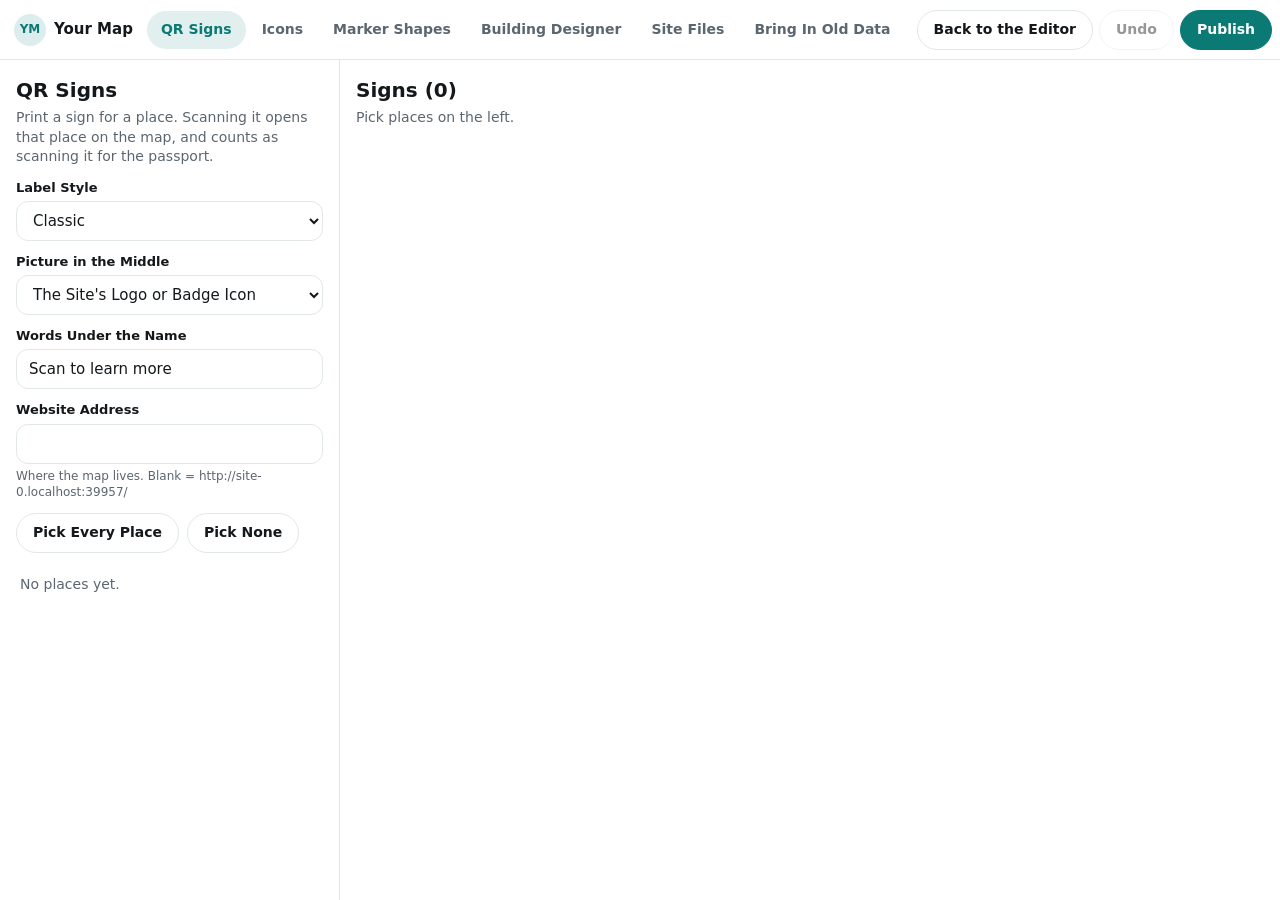
<file: tools.html>
<!doctype html>
<html lang="en">
<head>
<meta charset="utf-8">
<meta name="viewport" content="width=device-width, initial-scale=1, viewport-fit=cover">
<title>Map Tools</title>
<meta name="robots" content="noindex">
<link rel="stylesheet" href="app/editor.css">
</head>
<body class="ed-tools">
<!--
  ETS Community Map: Tools. QR signs, icons (draw your own or bring an SVG), hand-drawn marker shapes, and the Building Designer.
  Changes are kept in this browser until you press Publish, the same as the editor.
-->
<header class="ed-top">
  <a class="ed-brand" id="edBrand" href="edit.html" title="Back to the Editor"><span class="ed-badge" id="edBadge"></span><b id="edName">Map Tools</b></a>
  <nav class="ed-tabs" id="edTabs" aria-label="Tools"></nav>
  <span class="ed-grow"></span>
  <span class="ed-saved" id="edSaved" hidden></span>
  <a class="ed-btn" href="edit.html" id="edBack">Back to the Editor</a>
  <button type="button" class="ed-btn" id="edUndo" disabled>Undo</button>
  <button type="button" class="ed-btn" id="edPreview" hidden>Preview</button>
  <button type="button" class="ed-btn ed-primary" id="edPublish">Publish <span class="ed-count" id="edCount" hidden>0</span></button>
</header>
<div class="ed-event" id="edEvent" hidden></div>
<main class="ed-main">
  <aside class="ed-side" id="edSide" aria-label="Tool"></aside>
  <section class="ed-mapwrap" hidden><div id="edMap" class="ed-map"></div><div class="ed-mode" id="edMode" hidden></div><div class="ed-mapbtns"><button type="button" class="ed-round" id="edAerial">Aerial</button></div></section>
  <aside class="ed-insp" id="edInsp" aria-label="Workspace" hidden></aside>
</main>
<div class="ed-toast" id="edToast" role="status" aria-live="polite" hidden></div>
<div class="ed-modal-back" id="edModal" hidden></div>
<script src="app/qrcode-lite.js"></script>
<script src="app/ed-core.js"></script>
<script src="app/tools.js"></script>
<script src="app/tools-import.js"></script>
<script>ETSEditor.start();</script>
</body>
</html>
</file>
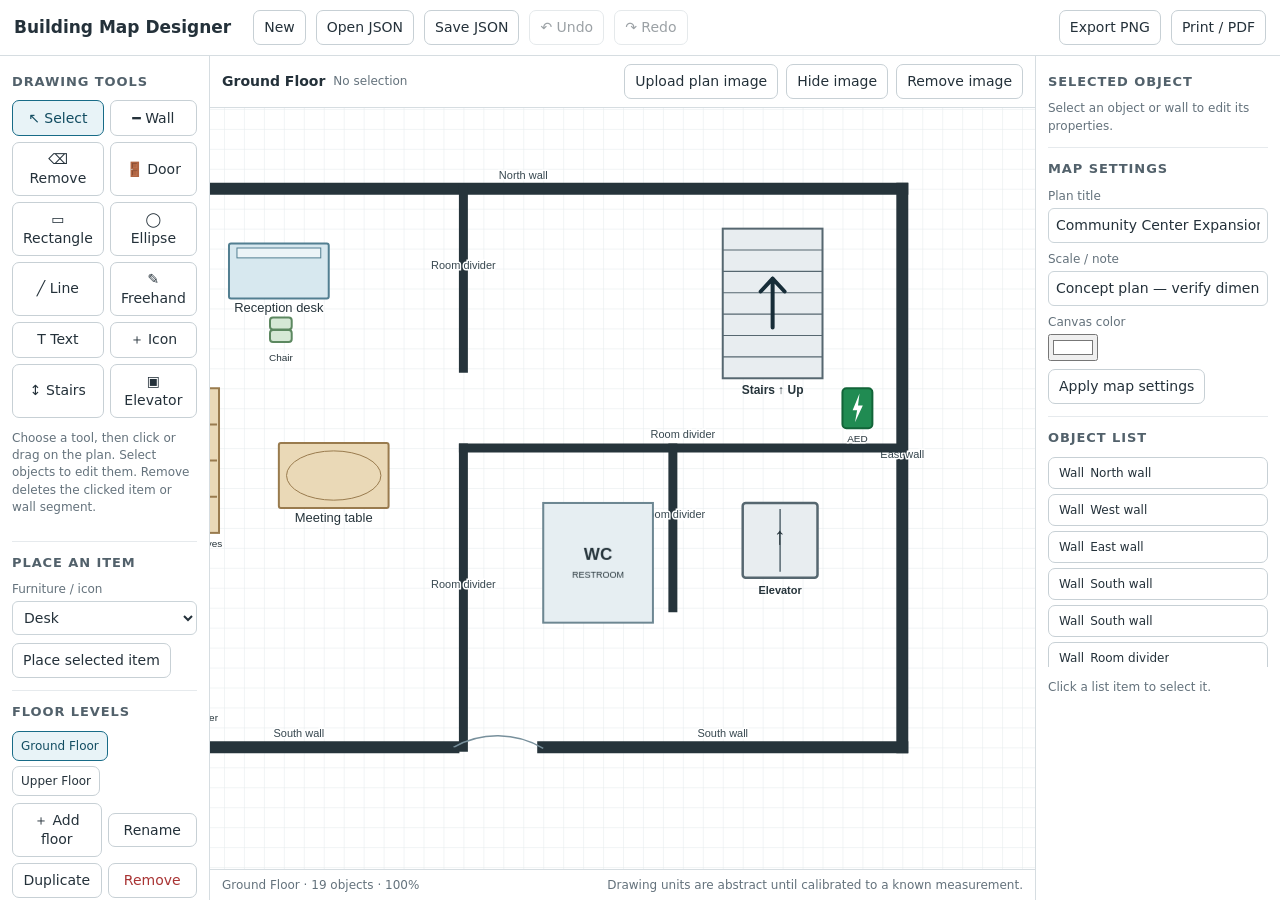
<file: app/building.html>
<!doctype html>
<html lang="en">
<head>
<meta charset="utf-8">
<meta name="viewport" content="width=device-width,initial-scale=1">
<title>Building Map Designer</title>
<style>

:root {
  --ink: #24313a;
  --muted: #64727c;
  --line: #d6dde1;
  --panel: #f5f7f8;
  --accent: #176b87;
  --accent2: #e8f3f7;
  --danger: #a93434;
}

* { box-sizing: border-box; }
html, body { width: 100%; min-height: 100%; margin: 0; }
body {
  height: 100vh;
  height: 100dvh;
  display: flex;
  flex-direction: column;
  overflow: hidden;
  font: 14px/1.35 system-ui, -apple-system, "Segoe UI", sans-serif;
  color: var(--ink);
  background: #edf1f3;
}
button, input, select { font: inherit; }
button {
  border: 1px solid #c7d0d5;
  background: #fff;
  border-radius: 7px;
  padding: 7px 10px;
  cursor: pointer;
  color: var(--ink);
}
button:hover { background: #f0f6f8; }
button.active { background: var(--accent2); border-color: var(--accent); color: #124c61; }
button.danger { color: var(--danger); }
button:disabled { opacity: .45; cursor: not-allowed; }
header {
  flex: 0 0 auto;
  display: flex;
  align-items: center;
  gap: 10px;
  flex-wrap: wrap;
  padding: 10px 14px;
  background: #fff;
  border-bottom: 1px solid var(--line);
  z-index: 10;
}
header h1 { font-size: 17px; margin: 0 12px 0 0; }
header .spacer, .canvasbar .spacer, footer .spacer { flex: 1; }
.status { color: var(--muted); font-size: 12px; }
.app {
  flex: 1 1 auto;
  display: grid;
  grid-template-columns: 210px minmax(0, 1fr) 245px;
  min-height: 0;
  height: 0;
  overflow: hidden;
}
aside {
  min-width: 0;
  min-height: 0;
  overflow-y: auto;
  overscroll-behavior: contain;
  background: #fff;
  padding: 12px;
  border-right: 1px solid var(--line);
}
aside.right { border-right: 0; border-left: 1px solid var(--line); }
h2 {
  font-size: 13px;
  text-transform: uppercase;
  letter-spacing: .07em;
  color: #52616b;
  margin: 5px 0 10px;
}
.group { border-bottom: 1px solid #e6eaed; padding-bottom: 12px; margin-bottom: 12px; }
.tools { display: grid; grid-template-columns: 1fr 1fr; gap: 6px; }
.tools button { min-height: 36px; }
.tools button.wide { grid-column: 1 / -1; }
.field { display: flex; flex-direction: column; gap: 4px; margin: 8px 0; }
.field label { font-size: 12px; color: var(--muted); }
input[type="text"], input[type="number"], select {
  width: 100%; min-width: 0; border: 1px solid #cbd4d9; border-radius: 6px;
  padding: 7px; background: #fff; color: var(--ink);
}
input[type="checkbox"] { accent-color: var(--accent); }
.row { display: flex; gap: 6px; align-items: center; }
.row > * { min-width: 0; flex: 1; }
.small, .hint { font-size: 12px; color: var(--muted); }
.hint { line-height: 1.45; }
.palette { display: grid; grid-template-columns: repeat(6, 1fr); gap: 5px; }
.swatch { height: 25px; border: 1px solid #bbc4ca; border-radius: 5px; padding: 0; }
main {
  min-width: 0;
  min-height: 0;
  height: 100%;
  display: flex;
  flex-direction: column;
  overflow: hidden;
}
.canvasbar {
  flex: 0 0 auto;
  background: #fff;
  border-bottom: 1px solid var(--line);
  padding: 8px 12px;
  display: flex;
  align-items: center;
  gap: 8px;
  flex-wrap: wrap;
}
#viewport {
  position: relative;
  flex: 1 1 auto;
  min-width: 0;
  min-height: 0;
  overflow: hidden;
  background-color: #e9eef0;
  background-image: radial-gradient(#cbd4d9 .8px, transparent .8px);
  background-size: 18px 18px;
  touch-action: none;
}
#scene {
  position: absolute;
  width: 1200px;
  height: 800px;
  left: 50%;
  top: 50%;
  transform-origin: center center;
  background: #fff;
  box-shadow: 0 5px 22px #253b481a;
  border: 1px solid #d3dadd;
  will-change: transform;
}
#drawing { width: 100%; height: 100%; display: block; overflow: visible; user-select: none; touch-action: none; }
#sceneImage { position: absolute; inset: 0; width: 100%; height: 100%; object-fit: fill; opacity: .45; pointer-events: none; display: none; }
.floor-tabs { display: flex; gap: 5px; flex-wrap: wrap; }
.floor-tabs button { font-size: 12px; padding: 6px 8px; }
.object-list { display: flex; flex-direction: column; gap: 5px; max-height: 210px; overflow: auto; }
.object-row { display: flex; gap: 6px; align-items: center; text-align: left; font-size: 12px; }
.object-row span { overflow: hidden; text-overflow: ellipsis; white-space: nowrap; }
footer {
  flex: 0 0 auto;
  display: flex; gap: 10px; align-items: center; padding: 7px 12px;
  background: #fff; border-top: 1px solid var(--line); font-size: 12px; color: var(--muted);
}
.modal { position: fixed; inset: 0; background: #16232b66; display: none; align-items: center; justify-content: center; z-index: 30; padding: 16px; }
.modal.open { display: flex; }
.dialog { background: #fff; border-radius: 12px; padding: 20px; width: min(440px, 100%); box-shadow: 0 10px 40px #0003; }
.dialog h2 { font-size: 17px; text-transform: none; letter-spacing: 0; color: var(--ink); }

@media (max-width: 1000px) {
  .app { grid-template-columns: 175px minmax(0, 1fr); grid-template-rows: minmax(360px, 1fr) auto; }
  aside.right {
    grid-column: 1 / -1;
    border-left: 0;
    border-top: 1px solid var(--line);
    display: grid;
    grid-template-columns: repeat(3, minmax(0, 1fr));
    gap: 12px;
    max-height: 34vh;
  }
}
@media (max-width: 650px) {
  body { height: auto; min-height: 100vh; overflow: auto; display: block; }
  header { position: relative; }
  header h1 { width: 100%; }
  .app { display: flex; flex-direction: column; height: auto; min-height: 0; overflow: visible; }
  aside.left { border-right: 0; border-bottom: 1px solid var(--line); overflow: visible; }
  .tools { grid-template-columns: repeat(4, minmax(0, 1fr)); }
  .tools button { padding: 6px 4px; font-size: 12px; }
  main { height: auto; min-height: 65vh; }
  #viewport { flex: none; height: 55vh; min-height: 360px; }
  #scene { width: 1000px; height: 700px; }
  aside.right { display: block; max-height: none; overflow: visible; }
}
@media print {
  body { display: block; height: auto; overflow: visible; }
  header, aside, .canvasbar, footer { display: none !important; }
  .app { display: block; height: auto; overflow: visible; }
  main { height: auto; overflow: visible; }
  #viewport { overflow: visible; height: auto; min-height: 0; background: #fff; }
  #scene { position: relative; left: auto; top: auto; transform: none !important; box-shadow: none; border: 0; margin: 0 auto; print-color-adjust: exact; }
}

</style>
</head>
<body>
<header>
  <h1>Building Map Designer</h1>
  <button id="newBtn">New</button><button id="openBtn">Open JSON</button><button id="saveBtn">Save JSON</button>
  <button id="undoBtn" disabled>↶ Undo</button><button id="redoBtn" disabled>↷ Redo</button>
  <span class="spacer"></span><button id="exportBtn">Export PNG</button><button id="printBtn">Print / PDF</button>
  <input id="jsonFile" type="file" accept=".json,application/json" hidden>
</header>
<div class="app">
<aside class="left">
  <section class="group">
    <h2>Drawing tools</h2>
    <div class="tools" id="tools">
      <button data-tool="select" class="active">↖ Select</button><button data-tool="wall">━ Wall</button>
      <button data-tool="erase">⌫ Remove</button><button data-tool="door">🚪 Door</button>
      <button data-tool="rect">▭ Rectangle</button><button data-tool="ellipse">◯ Ellipse</button>
      <button data-tool="line">╱ Line</button><button data-tool="freehand">✎ Freehand</button>
      <button data-tool="text">T Text</button><button data-tool="icon">＋ Icon</button>
      <button data-tool="stairs">↕ Stairs</button><button data-tool="elevator">▣ Elevator</button>
    </div>
    <p class="hint">Choose a tool, then click or drag on the plan. Select objects to edit them. Remove deletes the clicked item or wall segment.</p>
  </section>
  <section class="group">
    <h2>Place an item</h2>
    <div class="field"><label for="preset">Furniture / icon</label>
      <select id="preset">
        <option value="desk">Desk</option><option value="chair">Chair</option><option value="table">Table</option>
        <option value="bookshelf">Bookshelf</option><option value="sofa">Sofa</option><option value="cabinet">Cabinet</option>
        <option value="bathroom">Bathroom fixture</option><option value="toilet">Toilet</option><option value="sink">Sink</option>
        <option value="extinguisher">Fire extinguisher</option><option value="aed">AED</option><option value="firstaid">First aid</option>
        <option value="exit">Exit</option><option value="stairsUp">Stairs ↑ Up</option><option value="stairsDown">Stairs ↓ Down</option>
        <option value="elevator">Elevator</option><option value="plant">Plant</option><option value="custom">Custom labeled box</option>
      </select>
    </div>
    <button id="placeBtn" class="wide">Place selected item</button>
  </section>
  <section class="group">
    <h2>Floor levels</h2>
    <div class="floor-tabs" id="floorTabs"></div>
    <div class="row" style="margin-top:7px"><button id="addFloorBtn">＋ Add floor</button><button id="renameFloorBtn">Rename</button></div>
    <div class="row" style="margin-top:6px"><button id="duplicateFloorBtn">Duplicate</button><button id="removeFloorBtn" class="danger">Remove</button></div>
    <p class="hint">Use stairs ↑ / ↓ and elevator symbols to show vertical circulation between floors.</p>
  </section>
  <section>
    <h2>Grid & View</h2>
    <div class="field"><label><input id="snapToggle" type="checkbox" checked> Snap to grid</label></div>
    <div class="field"><label><input id="gridToggle" type="checkbox" checked> Show grid</label></div>
    <div class="field">
  <label>
    <input id="collisionToggle" type="checkbox" checked>
    Enforce Collision
  </label>
</div>
    <div class="field"><label for="gridSize">Grid spacing (drawing units)</label><input id="gridSize" type="number" min="2" max="100" value="20"></div>
    <div class="row"><button id="zoomOut">− Zoom</button><button id="zoomIn">＋ Zoom</button><button id="fitBtn">Fit</button></div>
  </section>
</aside>
<main>
  <div class="canvasbar">
    <strong id="floorTitle">Ground Floor</strong><span class="status" id="selectionStatus">No selection</span>
    <span class="spacer"></span><button id="uploadBtn">Upload plan image</button><input id="imageFile" type="file" accept="image/*" hidden>
    <button id="toggleImageBtn">Hide image</button><button id="clearImageBtn">Remove image</button>
  </div>
  <div id="viewport"><div id="scene"><svg id="drawing" viewBox="0 0 1200 800" xmlns="http://www.w3.org/2000/svg" aria-label="Editable building floor plan"></svg></div></div>
  <footer><span id="coordStatus">Ready</span><span class="spacer"></span><span>Drawing units are abstract until calibrated to a known measurement.</span></footer>
</main>
<aside class="right">
  <section class="group">
    <h2>Selected object</h2>
    <div id="emptySelection" class="hint">Select an object or wall to edit its properties.</div>
    <div id="properties" hidden>
      <div class="field"><label for="propLabel">Label</label><input id="propLabel" type="text"></div>
      <div class="row"><div class="field"><label for="propX">X</label><input id="propX" type="number"></div><div class="field"><label for="propY">Y</label><input id="propY" type="number"></div></div>
      <div class="row"><div class="field"><label for="propW">Width</label><input id="propW" type="number" min="4"></div><div class="field"><label for="propH">Height</label><input id="propH" type="number" min="4"></div></div>
      <div class="field"><label for="propRotation">Rotation (degrees)</label><input id="propRotation" type="number" min="-360" max="360"></div>
      <div class="field"><label for="propSkew">Skew X (degrees)</label><input id="propSkew" type="number" min="-60" max="60"></div>
      <div class="field"><label for="propColor">Fill / line color</label><input id="propColor" type="color" value="#d7e8ef" style="width:100%;height:34px"></div>
      <div class="field"><label for="propStroke">Outline / wall color</label><input id="propStroke" type="color" value="#26343b" style="width:100%;height:34px"></div>
      <div class="field"><label for="propThickness">Wall thickness</label><input id="propThickness" type="number" min="1" max="60" value="10"></div>
      <div class="field"><label><input id="propSolid" type="checkbox" checked> Solid wall (blocks placement)</label></div>
      <div class="field"><label><input id="propBlock" type="checkbox" checked> Object blocks placement</label></div>
      <div class="field"><label><input id="propShowLabel" type="checkbox" checked> Show label</label></div>
      <div class="row"><button id="applyPropsBtn">Apply changes</button><button id="deleteBtn" class="danger">Delete</button></div>
      <p class="hint">Geometry is checked when placing items. This is a planning aid, not a code-compliance or life-safety certification tool.</p>
    </div>
  </section>
  <section class="group">
    <h2>Map settings</h2>
    <div class="field"><label for="mapTitle">Plan title</label><input id="mapTitle" type="text" value="Building Plan"></div>
    <div class="field"><label for="scaleNote">Scale / note</label><input id="scaleNote" type="text" value="Concept plan — verify dimensions on site"></div>
    <div class="field"><label for="backgroundColor">Canvas color</label><input id="backgroundColor" type="color" value="#ffffff"></div>
    <button id="applyMapBtn">Apply map settings</button>
  </section>
  <section>
    <h2>Object list</h2><div class="object-list" id="objectList"></div>
    <p class="hint">Click a list item to select it.</p>
  </section>
</aside>
</div>
<div class="modal" id="noticeModal"><div class="dialog"><h2 id="modalTitle">Notice</h2><p id="modalText"></p><div class="row" style="justify-content:flex-end"><button id="modalClose">OK</button></div></div></div>
<script>
(() => {
"use strict";
const NS="http://www.w3.org/2000/svg", W=1200,H=800;
const $=id=>document.getElementById(id);
const uid=()=> "o"+Math.random().toString(36).slice(2,10);
const clone=o=>JSON.parse(JSON.stringify(o));
const defaults={
  version:1,title:"Community Center Expansion Plan",scaleNote:"Concept plan — verify dimensions on site",backgroundColor:"#ffffff",
  floors:[
    {id:"floor1",name:"Ground Floor",backgroundImage:null,showImage:true,objects:[
      {id:"w1",type:"wall",x:120,y:100,w:760,h:0,thickness:12,solid:true,color:"#26343b",label:"North wall"},
      {id:"w2",type:"wall",x:120,y:100,w:0,h:560,thickness:12,solid:true,color:"#26343b",label:"West wall"},
      {id:"w3",type:"wall",x:880,y:100,w:0,h:560,thickness:12,solid:true,color:"#26343b",label:"East wall"},
      {id:"w4a",type:"wall",x:120,y:660,w:310,h:0,thickness:12,solid:true,color:"#26343b",label:"South wall"},
      {id:"w4b",type:"wall",x:520,y:660,w:360,h:0,thickness:12,solid:true,color:"#26343b",label:"South wall"},
      {id:"w5",type:"wall",x:440,y:100,w:0,h:180,thickness:9,solid:true,color:"#26343b",label:"Room divider"},
      {id:"w6",type:"wall",x:440,y:360,w:0,h:300,thickness:9,solid:true,color:"#26343b",label:"Room divider"},
      {id:"w7",type:"wall",x:440,y:360,w:440,h:0,thickness:9,solid:true,color:"#26343b",label:"Room divider"},
      {id:"w8",type:"wall",x:650,y:360,w:0,h:160,thickness:9,solid:true,color:"#26343b",label:"Room divider"},
      {id:"door1",type:"door",x:430,y:660,w:90,h:0,rotation:0,color:"#ffffff",stroke:"#26343b",label:"Main entrance",showLabel:false,block:false},
      {id:"desk1",type:"desk",x:205,y:155,w:100,h:55,rotation:0,color:"#d7e8ef",stroke:"#527f91",label:"Reception desk",block:true},
      {id:"chair1",type:"chair",x:240,y:225,w:34,h:34,rotation:0,color:"#d5e8d5",stroke:"#5c8860",label:"Chair",block:true},
      {id:"shelf1",type:"bookshelf",x:145,y:300,w:50,h:145,rotation:0,color:"#ead9b7",stroke:"#997b4e",label:"Bookshelves",block:true},
      {id:"table1",type:"table",x:255,y:355,w:110,h:65,rotation:0,color:"#ead9b7",stroke:"#997b4e",label:"Meeting table",block:true},
      {id:"bath1",type:"bathroom",x:520,y:415,w:110,h:120,rotation:0,color:"#e6eef2",stroke:"#6d8792",label:"Restroom",block:true},
      {id:"stairs1",type:"stairsUp",x:700,y:140,w:100,h:150,rotation:0,color:"#e8edf0",stroke:"#566770",label:"Stairs ↑ Up",block:true},
      {id:"elev1",type:"elevator",x:720,y:415,w:75,h:75,rotation:0,color:"#e8edf0",stroke:"#566770",label:"Elevator",block:true},
      {id:"aed1",type:"aed",x:820,y:300,w:30,h:40,rotation:0,color:"#d7efdd",stroke:"#32864b",label:"AED",block:false},
      {id:"ext1",type:"extinguisher",x:145,y:580,w:24,h:40,rotation:0,color:"#f4d6d3",stroke:"#a93434",label:"Fire extinguisher",block:false}
    ]},
    {id:"floor2",name:"Upper Floor",backgroundImage:null,showImage:true,objects:[
      {id:"u1",type:"wall",x:120,y:100,w:760,h:0,thickness:12,solid:true,color:"#26343b",label:"North wall"},
      {id:"u2",type:"wall",x:120,y:100,w:0,h:560,thickness:12,solid:true,color:"#26343b",label:"West wall"},
      {id:"u3",type:"wall",x:880,y:100,w:0,h:560,thickness:12,solid:true,color:"#26343b",label:"East wall"},
      {id:"u4a",type:"wall",x:120,y:660,w:310,h:0,thickness:12,solid:true,color:"#26343b",label:"South wall"},
      {id:"u4b",type:"wall",x:520,y:660,w:360,h:0,thickness:12,solid:true,color:"#26343b",label:"South wall"},
      {id:"u5",type:"wall",x:440,y:100,w:0,h:560,thickness:9,solid:true,color:"#26343b",label:"Room divider"},
      {id:"upstairs",type:"stairsDown",x:700,y:140,w:100,h:150,rotation:0,color:"#e8edf0",stroke:"#566770",label:"Stairs ↓ Down",block:true},
      {id:"elev2",type:"elevator",x:720,y:415,w:75,h:75,rotation:0,color:"#e8edf0",stroke:"#566770",label:"Elevator",block:true},
      {id:"meeting",type:"table",x:220,y:270,w:140,h:75,rotation:0,color:"#ead9b7",stroke:"#997b4e",label:"Meeting room table",block:true}
    ]}
  ]
};
let project=clone(defaults), floorIndex=0, tool="select", selectedId=null, drag=null, history=[], historyIndex=-1, zoom=1, pan={x:0,y:0}, showGrid=true, snap=true, gridSize=20, backgroundImageVisible=true;
const floor=()=>project.floors[floorIndex], objects=()=>floor().objects;
function record(){history=history.slice(0,historyIndex+1);history.push(clone(project));if(history.length>80)history.shift();historyIndex=history.length-1;updateHistoryButtons();}
function updateHistoryButtons(){$("undoBtn").disabled=historyIndex<=0;$("redoBtn").disabled=historyIndex>=history.length-1;}
function notify(title,msg){$("modalTitle").textContent=title;$("modalText").textContent=msg;$("noticeModal").classList.add("open");}
$("modalClose").onclick=()=>$("noticeModal").classList.remove("open");
function esc(s){return String(s??"").replace(/[&<>"']/g,c=>({"&":"&amp;","<":"&lt;",">":"&gt;",'"':"&quot;","'":"&#39;"}[c]));}
function svgEl(tag,attrs={},parent=$("drawing")){const e=document.createElementNS(NS,tag);for(const [k,v] of Object.entries(attrs))if(v!==undefined&&v!==null)e.setAttribute(k,v);parent.appendChild(e);return e;}
function snapV(v){return snap?Math.round(v/gridSize)*gridSize:v;}
function point(evt) {
  const svg = $("drawing");
  const svgPoint = svg.createSVGPoint();
  svgPoint.x = evt.clientX;
  svgPoint.y = evt.clientY;
  const matrix = svg.getScreenCTM();
  if (!matrix) return { x: 0, y: 0 };
  const local = svgPoint.matrixTransform(matrix.inverse());
  return { x: snapV(local.x), y: snapV(local.y) };
}
function typeLabel(o){return ({wall:"Wall",door:"Door / opening",rect:"Rectangle",ellipse:"Ellipse",line:"Line",freehand:"Freehand",text:"Text",desk:"Desk",chair:"Chair",table:"Table",bookshelf:"Bookshelf",sofa:"Sofa",cabinet:"Cabinet",bathroom:"Bathroom",toilet:"Toilet",sink:"Sink",extinguisher:"Fire extinguisher",aed:"AED",firstaid:"First aid",exit:"Exit",stairsUp:"Stairs ↑ Up",stairsDown:"Stairs ↓ Down",stairs:"Stairs",elevator:"Elevator",plant:"Plant",custom:"Custom shape"})[o.type]||o.type;}
function addText(parent, x, y, text, attrs = {}) {
  const el = svgEl("text", {
    x,
    y,
    "font-family": "Arial, sans-serif",
    "font-size": 14,
    "text-anchor": "middle",
    fill: "#26343b",
    ...attrs
  }, parent);

  el.textContent = text;
  return el;
}
function drawObject(o,ghost=false){
 const g=svgEl("g",{ "data-id":o.id,opacity:ghost?.65:1,transform:`translate(${o.x||0} ${o.y||0}) rotate(${o.rotation||0}) skewX(${o.skew||0})`});
 const w=Math.max(1,o.w||1),h=Math.max(1,o.h||1),fill=o.color||"#d7e8ef",stroke=o.stroke||"#526b77",sw=o.type==="wall"?(o.thickness||10):2;
 g.setAttribute("cursor",tool==="select"?"move":"crosshair");
if (o.type === "wall") {
    svgEl("line", {
      x1: 0, y1: 0,
      x2: o.w || 0, y2: o.h || 0,
      stroke: o.solid === false ? "#94a0a6" : (o.color || "#26343b"),
      "stroke-width": sw,
      "stroke-linecap": "square",
      "stroke-dasharray": o.solid === false ? "8 6" : null
    }, g);
    if (o.label && o.showLabel !== false) {
      addText(g,
        (o.w || 0) / 2 + (o.labelOffsetX || 0),
        (o.h || 0) / 2 - 10 + (o.labelOffsetY || 0),
        o.label,
        {
          "font-size": 11,
          fill: "#37474f",
          "paint-order": "stroke",
          stroke: "white",
          "stroke-width": 3,
          "data-object-label": "true",
          cursor: "move"
        }
      );
    }
  } else if (o.type === "door") {
   // Door leaf and swing arc; gap is represented by the door object, wall segments must be split at opening.
   svgEl("line",{x1:0,y1:0,x2:w,y2:0,stroke:"#fff","stroke-width":12});
   svgEl("path",{d:`M0 0 A${w} ${w} 0 0 1 ${w} ${h||w}`,fill:"none",stroke:"#78909c","stroke-width":1.6},g);
   svgEl("line",{x1:0,y1:0,x2:0,y2:h||w,stroke:stroke,"stroke-width":2.5},g);
 }else if(o.type==="line"){
   svgEl("line",{x1:0,y1:0,x2:o.w||0,y2:o.h||0,stroke:stroke,"stroke-width":sw},g);
 }else if(o.type==="freehand"){
   svgEl("path",{d:o.path||"M0 0",fill:"none",stroke:stroke,"stroke-width":3,"stroke-linecap":"round","stroke-linejoin":"round"},g);
 }else if(o.type==="text"){
   addText(g,0,0,o.label||"Text",{ "text-anchor":"start","font-size":Math.max(12,h||18),fill:stroke});
 }else if(o.type==="ellipse"){
   svgEl("ellipse",{cx:w/2,cy:h/2,rx:w/2,ry:h/2,fill,stroke,"stroke-width":2},g);
 }else if(o.type==="stairsUp"||o.type==="stairsDown"||o.type==="stairs"){
   svgEl("rect",{x:0,y:0,width:w,height:h,fill,stroke,"stroke-width":2},g);
   for(let i=1;i<7;i++)svgEl("line",{x1:0,y1:h*i/7,x2:w,y2:h*i/7,stroke,"stroke-width":1.2},g);
   const up=o.type!=="stairsDown";const cx=w/2,cy=h/2;
   svgEl("path",{d:up?`M${cx} ${cy+24}V${cy-25} M${cx-12} ${cy-12}L${cx} ${cy-25}L${cx+12} ${cy-12}`:`M${cx} ${cy-24}V${cy+25} M${cx-12} ${cy+12}L${cx} ${cy+25}L${cx+12} ${cy+12}`,fill:"none",stroke:"#172d38","stroke-width":4,"stroke-linecap":"round","stroke-linejoin":"round"},g);
   addText(g,cx, h+16, o.label||(up?"UP":"DOWN"),{"font-size":12,"font-weight":"bold"});
 }else if(o.type==="elevator"){
   svgEl("rect",{x:0,y:0,width:w,height:h,rx:3,fill,stroke,"stroke-width":2.5},g);
   svgEl("line",{x1:w/2,y1:6,x2:w/2,y2:h-6,stroke,"stroke-width":1.5},g);
   addText(g,w/2,h/2+4,"↑",{ "font-size":Math.min(24,h/3),"font-weight":"bold"});
   addText(g,w/2,h+16,o.label||"ELEVATOR",{"font-size":11,"font-weight":"bold"});
 }else if(o.type==="extinguisher"){
   svgEl("rect",{x:w*.25,y:h*.22,width:w*.5,height:h*.68,rx:4,fill:"#d94a43",stroke:"#8b2424","stroke-width":2},g);
   svgEl("path",{d:`M${w*.35} ${h*.22}v-${h*.12}h${w*.3}v${h*.12} M${w*.5} ${h*.1}q${w*.4} 0 ${w*.35} ${h*.14}`,fill:"none",stroke:"#8b2424","stroke-width":2},g);
 }else if(o.type==="aed"||o.type==="firstaid"){
   svgEl("rect",{x:0,y:0,width:w,height:h,rx:4,fill:o.type==="aed"?"#208b52":"#fff",stroke:o.type==="aed"?"#126438":"#d84a4a","stroke-width":2},g);
   if(o.type==="aed"){svgEl("path",{d:`M${w*.57} ${h*.13}L${w*.34} ${h*.55}H${w*.49}L${w*.42} ${h*.85}L${w*.68} ${h*.43}H${w*.52}Z`,fill:"white"},g);}
   else {svgEl("path",{d:`M${w*.42} ${h*.2}h${w*.16}v${h*.23}h${w*.23}v${h*.16}h-${w*.23}v${h*.23}h-${w*.16}v-${h*.23}h-${w*.23}v-${h*.16}h${w*.23}Z`,fill:"#d84a4a"},g);}
 }else if(o.type==="exit"){
   svgEl("rect",{x:0,y:0,width:w,height:h,fill:"#e1f2e5",stroke:"#36804a","stroke-width":2},g);
   addText(g,w/2,h/2+5,"EXIT",{"font-size":Math.max(10,h*.28),"font-weight":"bold",fill:"#246d39"});
 }else if(o.type==="bathroom"||o.type==="toilet"||o.type==="sink"){
   svgEl("rect",{x:0,y:0,width:w,height:h,fill,stroke,"stroke-width":2},g);
   if(o.type==="bathroom"){addText(g,w/2,h/2-3,"WC",{"font-size":17,"font-weight":"bold"});addText(g,w/2,h/2+15,"RESTROOM",{"font-size":9});}
   else if(o.type==="toilet"){svgEl("rect",{x:w*.3,y:h*.12,width:w*.4,height:h*.25,rx:2,fill:"#fff",stroke},g);svgEl("ellipse",{cx:w/2,cy:h*.62,rx:w*.24,ry:h*.25,fill:"#fff",stroke},g);}
   else {svgEl("rect",{x:w*.15,y:h*.18,width:w*.7,height:h*.6,rx:8,fill:"#fff",stroke},g);svgEl("circle",{cx:w/2,cy:h*.48,r:3,fill:stroke},g);}
 }else if(o.type==="chair"){
   svgEl("rect",{x:w*.18,y:h*.12,width:w*.64,height:h*.35,rx:3,fill,stroke,"stroke-width":2},g);
   svgEl("rect",{x:w*.18,y:h*.49,width:w*.64,height:h*.35,rx:3,fill,stroke,"stroke-width":2},g);
 }else if(o.type==="bookshelf"){
   svgEl("rect",{x:0,y:0,width:w,height:h,fill,stroke,"stroke-width":2},g);
   for(let yy=1;yy<4;yy++)svgEl("line",{x1:2,y1:h*yy/4,x2:w-2,y2:h*yy/4,stroke,"stroke-width":2},g);
   for(let yy=0;yy<3;yy++)for(let xx=0;xx<3;xx++)svgEl("line",{x1:w*(.2+xx*.25),y1:h*(.08+yy*.25),x2:w*(.2+xx*.25),y2:h*(.20+yy*.25),stroke:"#8a7047","stroke-width":3},g);
 }else if(o.type==="plant"){
   svgEl("rect",{x:w*.28,y:h*.55,width:w*.44,height:h*.35,fill:"#d5b58a",stroke:"#90754f"},g);
   svgEl("circle",{cx:w*.5,cy:h*.35,r:Math.min(w,h)*.28,fill:"#83b58b",stroke:"#4e8457"},g);
   svgEl("circle",{cx:w*.32,cy:h*.42,r:Math.min(w,h)*.2,fill:"#9bc9a1",stroke:"#4e8457"},g);
 }else{
   svgEl("rect",{x:0,y:0,width:w,height:h,rx:2,fill,stroke,"stroke-width":2},g);
   if(o.type==="desk"){svgEl("rect",{x:w*.08,y:h*.08,width:w*.84,height:h*.18,fill:"#fff8",stroke,"stroke-width":1},g);}
   if(o.type==="sofa"){svgEl("rect",{x:w*.08,y:h*.12,width:w*.84,height:h*.76,rx:5,fill:"none",stroke},g);svgEl("line",{x1:w/2,y1:h*.15,x2:w/2,y2:h*.85,stroke},g);}
   if(o.type==="cabinet"){svgEl("line",{x1:w/2,y1:0,x2:w/2,y2:h,stroke},g);svgEl("circle",{cx:w*.42,cy:h/2,r:2,fill:stroke},g);svgEl("circle",{cx:w*.58,cy:h/2,r:2,fill:stroke},g);}
   if(o.type==="table"){svgEl("ellipse",{cx:w/2,cy:h/2,rx:w*.43,ry:h*.38,fill:"none",stroke},g);}
 }
if (
  o.label &&
  o.showLabel !== false &&
  ![
    "wall", "stairsUp", "stairsDown", "stairs",
    "elevator", "exit", "bathroom", "text"
  ].includes(o.type)
) {
  addText(
    g,
    w / 2 + (o.labelOffsetX || 0),
    h + 14 + (o.labelOffsetY || 0),
    o.label,
    {
      "font-size": Math.max(10, Math.min(13, w / 7)),
      "paint-order": "stroke",
      stroke: "white",
      "stroke-width": 3,
      "stroke-linejoin": "round",
      "data-object-label": "true",
      cursor: "move"
    }
  );
}
if (selectedId === o.id) {
  const handle = (x, y, action) => {
    svgEl("circle", {
      cx: x,
      cy: y,
      r: 6,
      fill: action === "rotate" ? "#e58a24" : "#087ea4",
      stroke: "#ffffff",
      "stroke-width": 2,
      "data-handle": action,
      cursor: action === "rotate" ? "grab" : "nwse-resize"
    }, g);
  };

  if (o.type === "wall") {
    // A wall is a line, so give it endpoint handles.
    svgEl("line", {
      x1: o.w / 2,
      y1: o.h / 2,
      x2: o.w / 2,
      y2: o.h / 2 - 28,
      stroke: "#e58a24",
      "stroke-width": 1.5,
      "stroke-dasharray": "3 3",
      "pointer-events": "none"
    }, g);

    handle(0, 0, "wall-start");
    handle(o.w, o.h, "wall-end");
    handle(o.w / 2, o.h / 2 - 28, "rotate");
  } else {
    svgEl("rect", {
      x: -5,
      y: -5,
      width: w + 10,
      height: h + 10,
      fill: "none",
      stroke: "#087ea4",
      "stroke-width": 2,
      "stroke-dasharray": "5 4",
      "pointer-events": "none"
    }, g);

    // Resize from the lower-right corner.
    handle(w, h, "resize");

    // Rotate using the handle above the object.
    svgEl("line", {
      x1: w / 2,
      y1: 0,
      x2: w / 2,
      y2: -22,
      stroke: "#e58a24",
      "stroke-width": 1.5,
      "pointer-events": "none"
    }, g);

    handle(w / 2, -25, "rotate");
  }
}
 g.addEventListener("pointerdown",onObjectPointerDown);
 return g;
}
function render(){
 const svg=$("drawing");svg.innerHTML="";
 svg.setAttribute("viewBox",`0 0 ${W} ${H}`);
 const defs=svgEl("defs");
 const pat=svgEl("pattern",{id:"grid",width:gridSize,height:gridSize,patternUnits:"userSpaceOnUse"},defs);
 svgEl("path",{d:`M ${gridSize} 0 L 0 0 0 ${gridSize}`,fill:"none",stroke:"#e4e9ec","stroke-width":1},pat);
 svgEl("rect",{x:0,y:0,width:W,height:H,fill:project.backgroundColor||"#fff"});
 if(showGrid)svgEl("rect",{x:0,y:0,width:W,height:H,fill:"url(#grid)"});
 for(const o of objects())drawObject(o);
 $("scene").style.transform=`translate(-50%,-50%) translate(${pan.x}px,${pan.y}px) scale(${zoom})`;
 $("floorTitle").textContent=floor().name;
 $("mapTitle").value=project.title||"";
 $("scaleNote").value=project.scaleNote||"";
 renderFloorTabs();renderObjectList();renderProperties();updateStatus();
}
function renderFloorTabs(){
 const el=$("floorTabs");el.innerHTML="";
 project.floors.forEach((f,i)=>{const b=document.createElement("button");b.textContent=f.name;b.className=i===floorIndex?"active":"";b.onclick=()=>{floorIndex=i;selectedId=null;render();};el.appendChild(b);});
}
function renderObjectList(){
 const el=$("objectList");el.innerHTML="";
 objects().forEach(o=>{const b=document.createElement("button");b.className="object-row";b.innerHTML=`<span>${esc(typeLabel(o))}</span><span>${esc(o.label||o.id)}</span>`;b.onclick=()=>{selectedId=o.id;tool="select";setToolButtons();render();};el.appendChild(b);});
}
function getSelected(){return objects().find(o=>o.id===selectedId);}
function renderProperties(){
 const o=getSelected();$("emptySelection").hidden=!!o;$("properties").hidden=!o;
 $("selectionStatus").textContent=o?`${typeLabel(o)}: ${o.label||o.id}`:"No selection";
 if(!o)return;
 $("propLabel").value=o.label||"";$("propX").value=Math.round(o.x||0);$("propY").value=Math.round(o.y||0);
 $("propW").value=Math.round(o.w||0);$("propH").value=Math.round(o.h||0);$("propRotation").value=o.rotation||0;$("propSkew").value=o.skew||0;
 $("propColor").value=validColor(o.color,"#d7e8ef");$("propStroke").value=validColor(o.stroke||o.color,"#26343b");
 $("propThickness").value=o.thickness||10;$("propSolid").checked=o.solid!==false;$("propBlock").checked=o.block!==false;$("propShowLabel").checked=o.showLabel!==false;
 $("propSolid").closest(".field").style.display=o.type==="wall"?"block":"none";
 $("propThickness").closest(".field").style.display=o.type==="wall"?"block":"none";
 $("propBlock").closest(".field").style.display=o.type!=="wall"&&o.type!=="door"?"block":"none";
}
function validColor(c,fallback){return /^#[0-9a-f]{6}$/i.test(c||"")?c:fallback;}
function updateStatus(){const o=getSelected();$("coordStatus").textContent=`${floor().name} · ${objects().length} objects · ${Math.round(zoom*100)}%`;updateHistoryButtons();}
function setToolButtons(){document.querySelectorAll("[data-tool]").forEach(b=>b.classList.toggle("active",b.dataset.tool===tool));}
function setTool(t){tool=t;setToolButtons();$("selectionStatus").textContent=`Tool: ${t}`;}
$("tools").addEventListener("click",e=>{const b=e.target.closest("[data-tool]");if(b)setTool(b.dataset.tool);});
function objectAtTarget(target){const g=target.closest("[data-id]");return g?g.getAttribute("data-id"):null;}
function onObjectPointerDown(e) {
  if (e.button !== 0) return;

  const group = e.target.closest("[data-id]");
  if (!group) return;

  const id = group.getAttribute("data-id");
  const o = objects().find(x => x.id === id);
  if (!o) return;

  if (tool === "erase") {
    e.stopPropagation();
    record();
    project.floors[floorIndex].objects =
      objects().filter(x => x.id !== id);
    selectedId = null;
    render();
    return;
  }

  if (tool !== "select") return;

  e.stopPropagation();

  const handle = e.target.closest("[data-handle]");
  const label = e.target.closest("[data-object-label]");

  // Selecting an object also exposes its editing handles.
  selectedId = id;

  const p = point(e);

  drag = {
    id,
    kind: label ? "label" : handle ? handle.getAttribute("data-handle") : "move",
    start: p,
    before: clone(o),
    moved: false
  };

  $("drawing").setPointerCapture?.(e.pointerId);

  render();
}
function intersects(a,b){return a.left<b.right&&a.right>b.left&&a.top<b.bottom&&a.bottom>b.top;}
function box(o){const w=Math.abs(o.w||2),h=Math.abs(o.h||2);return {left:(o.x||0),top:(o.y||0),right:(o.x||0)+w,bottom:(o.y||0)+h};}
function collision(o, excludeId = null) {
  // The user can disable all placement collision checks.
  if (!$("collisionToggle").checked) return null;

  // A wall must never collide with itself or be blocked
  // simply because it crosses another wall.
  if (o.type === "wall") return null;

  const bb = box(o);

  // Check for overlaps with other blocking objects.
  for (const other of objects()) {
    if (
      other.id === excludeId ||
      other.type === "wall" ||
      other.type === "door" ||
      other.block === false
    ) {
      continue;
    }

    if (intersects(bb, box(other))) {
      return `overlaps ${other.label || typeLabel(other)}`;
    }
  }

  // Check solid walls.
  for (const wall of objects().filter(
    x => x.type === "wall" && x.solid !== false
  )) {
    if (wall.id === excludeId) continue;

    const x1 = wall.x || 0;
    const y1 = wall.y || 0;
    const x2 = x1 + (wall.w || 0);
    const y2 = y1 + (wall.h || 0);
    const pad = (wall.thickness || 10) / 2;

    if (segmentIntersectsRect(x1, y1, x2, y2, bb, pad)) {
      return `crosses solid wall ${wall.label || wall.id}`;
    }
  }

  return null;
}
function segmentIntersectsRect(x1,y1,x2,y2,b,pad=0){
 const l=b.left-pad,r=b.right+pad,t=b.top-pad,bt=b.bottom+pad;
 if(Math.max(x1,x2)<l||Math.min(x1,x2)>r||Math.max(y1,y2)<t||Math.min(y1,y2)>bt)return false;
 if(x1>=l&&x1<=r&&y1>=t&&y1<=bt||x2>=l&&x2<=r&&y2>=t&&y2<=bt)return true;
 const orient=(ax,ay,bx,by,cx,cy)=>(bx-ax)*(cy-ay)-(by-ay)*(cx-ax);
 function seg(ax,ay,bx,by,cx,cy,dx,dy){const o1=orient(ax,ay,bx,by,cx,cy),o2=orient(ax,ay,bx,by,dx,dy),o3=orient(cx,cy,dx,dy,ax,ay),o4=orient(cx,cy,dx,dy,bx,by);return o1*o2<=0&&o3*o4<=0;}
 return seg(x1,y1,x2,y2,l,t,r,t)||seg(x1,y1,x2,y2,r,t,r,bt)||seg(x1,y1,x2,y2,r,bt,l,bt)||seg(x1,y1,x2,y2,l,bt,l,t);
}
function makeObject(type,x,y,w,h){
 const colors={wall:"#26343b",door:"#78909c",desk:"#d7e8ef",chair:"#d5e8d5",table:"#ead9b7",bookshelf:"#ead9b7",sofa:"#c6d9e4",cabinet:"#d9dfe3",bathroom:"#e6eef2",toilet:"#e6eef2",sink:"#e6eef2",extinguisher:"#d94a43",aed:"#208b52",firstaid:"#ffffff",exit:"#e1f2e5",stairsUp:"#e8edf0",stairsDown:"#e8edf0",stairs:"#e8edf0",elevator:"#e8edf0",plant:"#9bc9a1",rect:"#d7e8ef",ellipse:"#d7e8ef",line:"#26343b",freehand:"#26343b",text:"#26343b",custom:"#d7e8ef"};
 const labels={wall:"Wall",door:"Door / opening",desk:"Desk",chair:"Chair",table:"Table",bookshelf:"Bookshelf",sofa:"Sofa",cabinet:"Cabinet",bathroom:"Restroom",toilet:"Toilet",sink:"Sink",extinguisher:"Fire extinguisher",aed:"AED",firstaid:"First aid",exit:"Exit",stairsUp:"Stairs ↑ Up",stairsDown:"Stairs ↓ Down",stairs:"Stairs",elevator:"Elevator",plant:"Plant",rect:"Shape",ellipse:"Ellipse",line:"Line",freehand:"Freehand line",text:"Text",custom:"Custom object"};
 return {id:uid(),type,x,y,w,h,rotation:0,skew:0,color:colors[type]||"#d7e8ef",stroke:type==="wall"?"#26343b":"#526b77",thickness:type==="wall"?10:undefined,solid:type==="wall",block:!["door","extinguisher","aed","firstaid","exit","text","line","freehand"].includes(type),label:labels[type]||type,showLabel:true};
}
function onCanvasDown(e){
 if(e.button!==0||e.target.closest("[data-id]"))return;
 const p=point(e);
 if(tool==="select"){selectedId=null;render();return;}
 if(tool==="erase")return;
 if(tool==="icon"||tool==="stairs"||tool==="elevator"){
   const type=tool==="icon"?$("preset").value:tool==="stairs"?"stairsUp":"elevator";
   const size=type==="elevator"?70: type.startsWith("stairs")?95: type==="bookshelf"?45: type==="extinguisher"?24: type==="aed"?32: type==="desk"?90:60;
   const o=makeObject(type,p.x,p.y,size,type.startsWith("stairs")?130:size);
  const err = o.block !== false ? collision(o) : null;

if (err) {
  notify(
    "Placement blocked",
    `This item ${err}. You can move it elsewhere or turn off "Enforce collision checks".`
  );
  return;
}
   record();objects().push(o);selectedId=o.id;setTool("select");render();return;
 }
 drag={drawing:true,type:tool,start:p,last:p,points:[p]};
 $("drawing").setPointerCapture?.(e.pointerId);
}
function onCanvasMove(e) {
  const p = point(e);

  $("coordStatus").textContent =
    `X ${p.x} · Y ${p.y} · ${floor().name}`;

  if (drag && !drag.drawing) {
    const o = objects().find(x => x.id === drag.id);
    if (!o) return;

    const before = drag.before;
    const dx = p.x - drag.start.x;
    const dy = p.y - drag.start.y;

    if (Math.abs(dx) + Math.abs(dy) > 1) {
      drag.moved = true;
    }

    if (drag.kind === "label") {
      // Convert screen-space movement into the object's local space.
      const angle = (before.rotation || 0) * Math.PI / 180;
      const localX = dx * Math.cos(angle) + dy * Math.sin(angle);
      const localY = -dx * Math.sin(angle) + dy * Math.cos(angle);

      o.labelOffsetX = (before.labelOffsetX || 0) + localX;
      o.labelOffsetY = (before.labelOffsetY || 0) + localY;

    } else if (drag.kind === "move") {
      o.x = snapV((before.x || 0) + dx);
      o.y = snapV((before.y || 0) + dy);

    } else if (drag.kind === "wall-start") {
      // Keep the opposite endpoint fixed.
      const endX = (before.x || 0) + (before.w || 0);
      const endY = (before.y || 0) + (before.h || 0);

      o.x = p.x;
      o.y = p.y;
      o.w = endX - p.x;
      o.h = endY - p.y;

    } else if (drag.kind === "wall-end") {
      // Keep the starting endpoint fixed.
      o.w = p.x - (before.x || 0);
      o.h = p.y - (before.y || 0);

    } else if (drag.kind === "resize") {
      // Convert the pointer position back into local coordinates
      // so resizing continues to work after rotating an object.
      const angle = (before.rotation || 0) * Math.PI / 180;
      const localX = dx * Math.cos(angle) + dy * Math.sin(angle);
      const localY = -dx * Math.sin(angle) + dy * Math.cos(angle);

      o.w = Math.max(4, snapV((before.w || 4) + localX));
      o.h = Math.max(4, snapV((before.h || 4) + localY));

    } else if (drag.kind === "rotate") {
      const cx = (before.x || 0) + (before.w || 0) / 2;
      const cy = (before.y || 0) + (before.h || 0) / 2;

      const startAngle = Math.atan2(
        drag.start.y - cy,
        drag.start.x - cx
      );

      const currentAngle = Math.atan2(
        p.y - cy,
        p.x - cx
      );

      const delta = (currentAngle - startAngle) * 180 / Math.PI;

      o.rotation = (before.rotation || 0) + delta;
    }

    render();
    return;
  }

  if (drag?.drawing) {
    drag.last = p;

    if (drag.type === "freehand") {
      drag.points.push(p);
    }

    render();

    const temp = makeObject(
      drag.type,
      drag.start.x,
      drag.start.y,
      p.x - drag.start.x,
      p.y - drag.start.y
    );

    if (drag.type === "wall") {
      temp.type = "wall";
      temp.thickness = 10;
      temp.solid = true;
    }

    if (drag.type === "door") {
      temp.type = "door";
      temp.h = Math.abs(p.y - drag.start.y) ||
               Math.abs(p.x - drag.start.x);
      temp.w = Math.abs(p.x - drag.start.x) || 90;
    }

    if (drag.type === "freehand") {
      temp.path = drag.points.map((pt, i) =>
        (i ? "L" : "M") +
        (pt.x - drag.start.x) + " " +
        (pt.y - drag.start.y)
      ).join(" ");

      temp.w = 1;
      temp.h = 1;
    }

    if (drag.type === "text") {
      temp.w = 1;
      temp.h = 18;
      temp.label = "Double-click to edit text";
    }

    drawObject(temp, true);
  }
}
function onCanvasUp(e){
 if (!drag) return;
 if (!drag.drawing) {
  const d = drag;
  drag = null;

  if (d.moved) {
    const o = objects().find(x => x.id === d.id);

    // Labels move independently, and walls can always be edited.
    const shouldCheck =
      o &&
      d.kind !== "label" &&
      o.type !== "wall" &&
      o.block !== false;

    const err = shouldCheck ? collision(o, o.id) : null;

    if (err) {
      // Restore every original property, including size and rotation.
      Object.assign(o, d.before);

      notify(
        "Change blocked",
        `The object ${err}. It was returned to its original position.`
      );
    } else {
      record();
    }
  }

  render();
  return;
}
 const d=drag;drag=null;const p=d.last||d.start;let x=Math.min(d.start.x,p.x),y=Math.min(d.start.y,p.y),w=Math.abs(p.x-d.start.x),h=Math.abs(p.y-d.start.y);
 if(d.type==="wall"||d.type==="line"){
   if(w<2&&h<2)return;
   const o=makeObject(d.type==="wall"?"wall":"line",d.start.x,d.start.y,p.x-d.start.x,p.y-d.start.y);if(o.type==="wall"){o.solid=true;o.thickness=10;}record();objects().push(o);selectedId=o.id;
 }else if(d.type==="door"){
   const ww=Math.max(w,h,60);const o=makeObject("door",x,y,ww,ww);o.label="Door / opening";o.block=false;record();objects().push(o);selectedId=o.id;
 }else if(["rect","ellipse"].includes(d.type)){
   if(w<4||h<4)return;const o=makeObject(d.type,x,y,w,h);record();objects().push(o);selectedId=o.id;
 }else if(d.type==="freehand"){
   if(d.points.length<2)return;const pts=d.points;const minX=Math.min(...pts.map(a=>a.x)),minY=Math.min(...pts.map(a=>a.y));const maxX=Math.max(...pts.map(a=>a.x)),maxY=Math.max(...pts.map(a=>a.y));const o=makeObject("freehand",minX,minY,Math.max(1,maxX-minX),Math.max(1,maxY-minY));o.path=pts.map((pt,i)=>(i?"L":"M")+(pt.x-minX)+" "+(pt.y-minY)).join(" ");record();objects().push(o);selectedId=o.id;
 }else if(d.type==="text"){
   const label=prompt("Text to place on the plan:","Room label");if(label===null)return;const o=makeObject("text",d.start.x,d.start.y,1,18);o.label=label;o.block=false;record();objects().push(o);selectedId=o.id;
 }
 setTool("select");render();
}
$("drawing").addEventListener("pointerdown",onCanvasDown);
$("drawing").addEventListener("pointermove",onCanvasMove);
$("drawing").addEventListener("pointerup",onCanvasUp);
$("drawing").addEventListener("pointercancel",onCanvasUp);
$("drawing").addEventListener("dblclick",e=>{const id=objectAtTarget(e.target);const o=objects().find(x=>x.id===id);if(o){const v=prompt("Edit label:",o.label||"");if(v!==null){record();o.label=v;render();}}});
$("applyPropsBtn").onclick=()=>{
 const o=getSelected();if(!o)return;
 const next={...o,label:$("propLabel").value,x:Number($("propX").value)||0,y:Number($("propY").value)||0,w:Math.max(1,Number($("propW").value)||1),h:Math.max(1,Number($("propH").value)||1),rotation:Number($("propRotation").value)||0,skew:Number($("propSkew").value)||0,color:$("propColor").value,stroke:$("propStroke").value,thickness:Math.max(1,Number($("propThickness").value)||10),solid:$("propSolid").checked,block:$("propBlock").checked,showLabel:$("propShowLabel").checked};
 const old=clone(o);Object.assign(o,next);const err=o.block!==false?collision(o,o.id):null;
 if(err){Object.assign(o,old);notify("Change not applied",`The selected object ${err}. Adjust its position or size and try again.`);render();return;}
 record();render();
};
$("deleteBtn").onclick=()=>{if(!selectedId)return;record();project.floors[floorIndex].objects=objects().filter(o=>o.id!==selectedId);selectedId=null;render();};
$("placeBtn").onclick=()=>{const type=$("preset").value;setTool("icon");$("selectionStatus").textContent=`Click plan to place: ${typeLabel({type})}`;};
$("addFloorBtn").onclick=()=>{const n=project.floors.length+1;record();project.floors.push({id:uid(),name:`Floor ${n}`,backgroundImage:null,showImage:true,objects:[]});floorIndex=project.floors.length-1;selectedId=null;render();};
$("renameFloorBtn").onclick=()=>{const name=prompt("Floor name:",floor().name);if(name&&name.trim()){record();floor().name=name.trim();render();}};
$("duplicateFloorBtn").onclick=()=>{record();const f=clone(floor());f.id=uid();f.name=f.name+" Copy";f.objects.forEach(o=>o.id=uid());project.floors.splice(floorIndex+1,0,f);floorIndex++;selectedId=null;render();};
$("removeFloorBtn").onclick=()=>{if(project.floors.length<=1){notify("Cannot remove floor","A project must contain at least one floor.");return;}if(confirm(`Remove "${floor().name}" and all its objects?`)){record();project.floors.splice(floorIndex,1);floorIndex=Math.max(0,floorIndex-1);selectedId=null;render();}};
$("snapToggle").onchange=e=>{snap=e.target.checked;};$("gridToggle").onchange=e=>{showGrid=e.target.checked;render();};
$("gridSize").onchange=e=>{gridSize=Math.max(2,Math.min(100,Number(e.target.value)||20));render();};
$("zoomIn").onclick=()=>{zoom=Math.min(2.5,zoom*1.15);render();};$("zoomOut").onclick=()=>{zoom=Math.max(.35,zoom/1.15);render();};$("fitBtn").onclick=()=>{zoom=1;pan={x:0,y:0};render();};
$("applyMapBtn").onclick=()=>{record();project.title=$("mapTitle").value||"Building Plan";project.scaleNote=$("scaleNote").value||"";project.backgroundColor=$("backgroundColor").value;render();};
$("newBtn").onclick=()=>{if(confirm("Start a new blank project? Unsaved changes will be lost unless saved first.")){project={version:1,title:"Untitled Building Plan",scaleNote:"Concept plan — verify dimensions on site",backgroundColor:"#ffffff",floors:[{id:uid(),name:"Ground Floor",backgroundImage:null,showImage:true,objects:[]}]};floorIndex=0;selectedId=null;history=[];historyIndex=-1;record();render();}};
$("saveBtn").onclick=()=>{const blob=new Blob([JSON.stringify(project,null,2)],{type:"application/json"});downloadBlob(blob,safeName(project.title)+".json");};
$("openBtn").onclick=()=>$("jsonFile").click();
$("jsonFile").onchange=async e=>{const f=e.target.files[0];if(!f)return;try{const data=JSON.parse(await f.text());if(!Array.isArray(data.floors)||!data.floors.length)throw Error("The file does not contain any floors.");record();project=data;floorIndex=0;selectedId=null;render();record();}catch(err){notify("Could not open project",err.message);}e.target.value="";};
function safeName(s){return String(s||"building-plan").toLowerCase().replace(/[^a-z0-9]+/g,"-").replace(/^-|-$/g,"")||"building-plan";}
function downloadBlob(blob,name){const a=document.createElement("a");a.href=URL.createObjectURL(blob);a.download=name;a.click();setTimeout(()=>URL.revokeObjectURL(a.href),1000);}
$("uploadBtn").onclick=()=>$("imageFile").click();
$("imageFile").onchange=e=>{const f=e.target.files[0];if(!f)return;const r=new FileReader();r.onload=()=>{record();floor().backgroundImage=r.result;floor().showImage=true;applyBackgroundImage();};r.readAsDataURL(f);e.target.value="";};
function applyBackgroundImage(){const img=$("sceneImage");if(floor().backgroundImage){if(!img.parentNode) $("scene").insertBefore(img,$("drawing"));img.src=floor().backgroundImage;img.style.display=floor().showImage?"block":"none";}else img.style.display="none";}
$("toggleImageBtn").onclick=()=>{floor().showImage=!floor().showImage;applyBackgroundImage();$("toggleImageBtn").textContent=floor().showImage?"Hide image":"Show image";};
$("clearImageBtn").onclick=()=>{if(floor().backgroundImage){record();floor().backgroundImage=null;applyBackgroundImage();}};
$("undoBtn").onclick=()=>{if(historyIndex>0){historyIndex--;project=clone(history[historyIndex]);floorIndex=Math.min(floorIndex,project.floors.length-1);selectedId=null;render();}};
$("redoBtn").onclick=()=>{if(historyIndex<history.length-1){historyIndex++;project=clone(history[historyIndex]);floorIndex=Math.min(floorIndex,project.floors.length-1);selectedId=null;render();}};
$("printBtn").onclick=()=>window.print();
$("exportBtn").onclick=async()=>{
 const source=$("drawing").cloneNode(true);source.setAttribute("xmlns",NS);
 // Include the floor background in the exported SVG; the HTML background image is rasterized only by print, not this SVG export.
 const svgText=new XMLSerializer().serializeToString(source);const blob=new Blob([svgText],{type:"image/svg+xml;charset=utf-8"});const url=URL.createObjectURL(blob);
 const img=new Image();img.onload=()=>{const c=document.createElement("canvas");c.width=W*2;c.height=H*2;const ctx=c.getContext("2d");ctx.scale(2,2);ctx.fillStyle=project.backgroundColor||"#fff";ctx.fillRect(0,0,W,H);ctx.drawImage(img,0,0,W,H);c.toBlob(b=>{downloadBlob(b,safeName(floor().name)+".png");URL.revokeObjectURL(url);});};img.onerror=()=>{URL.revokeObjectURL(url);notify("Export failed","This browser could not render the SVG export.");};img.src=url;
};
// For the map's Tools page: the current floor as a picture, and a button that sends it straight to an interior's Indoor Plan
window.bldFloorPng=()=>new Promise((res,rej)=>{const source=$("drawing").cloneNode(true);source.setAttribute("xmlns",NS);const url=URL.createObjectURL(new Blob([new XMLSerializer().serializeToString(source)],{type:"image/svg+xml;charset=utf-8"}));const img=new Image();img.onload=()=>{const c=document.createElement("canvas");c.width=W*2;c.height=H*2;const ctx=c.getContext("2d");ctx.scale(2,2);ctx.fillStyle=project.backgroundColor||"#fff";ctx.fillRect(0,0,W,H);ctx.drawImage(img,0,0,W,H);c.toBlob(b=>{URL.revokeObjectURL(url);res({blob:b,name:floor().name,title:project.title});});};img.onerror=()=>{URL.revokeObjectURL(url);rej(new Error("This browser could not draw the plan."));};img.src=url;});
(()=>{let ed=null;try{ed=window.parent!==window&&window.parent.ETSEditor;}catch(e){}if(!ed||!ed.sendPlan)return;const b=document.createElement("button");b.id="sendBtn";b.textContent="Send to Indoor Plan";b.style.cssText="background:#0B7A75;color:#fff;border-color:#0B7A75;font-weight:700";b.onclick=async()=>{try{ed.sendPlan(await window.bldFloorPng());}catch(e){notify("Couldn't send",e.message);}};$("exportBtn").before(b);})();
document.querySelectorAll(".swatch").forEach(b=>b.onclick=()=>{const o=getSelected();if(o){o.color=b.dataset.color;render();}});
document.addEventListener("keydown",e=>{
 if(["INPUT","TEXTAREA","SELECT"].includes(document.activeElement.tagName))return;
 if((e.ctrlKey||e.metaKey)&&e.key.toLowerCase()==="z"){e.preventDefault();$("undoBtn").click();}
 else if((e.ctrlKey||e.metaKey)&&e.key.toLowerCase()==="y"){e.preventDefault();$("redoBtn").click();}
 else if(e.key==="Delete"&&selectedId)$("deleteBtn").click();
 else if(e.key==="Escape"){selectedId=null;setTool("select");render();}
});
function init(){const scene=$("scene");const img=document.createElement("img");img.id="sceneImage";img.alt="Uploaded floor plan background";scene.insertBefore(img,$("drawing"));history=[];historyIndex=-1;record();render();applyBackgroundImage();}
init();
})();
</script>
</body>
</html>
</file>
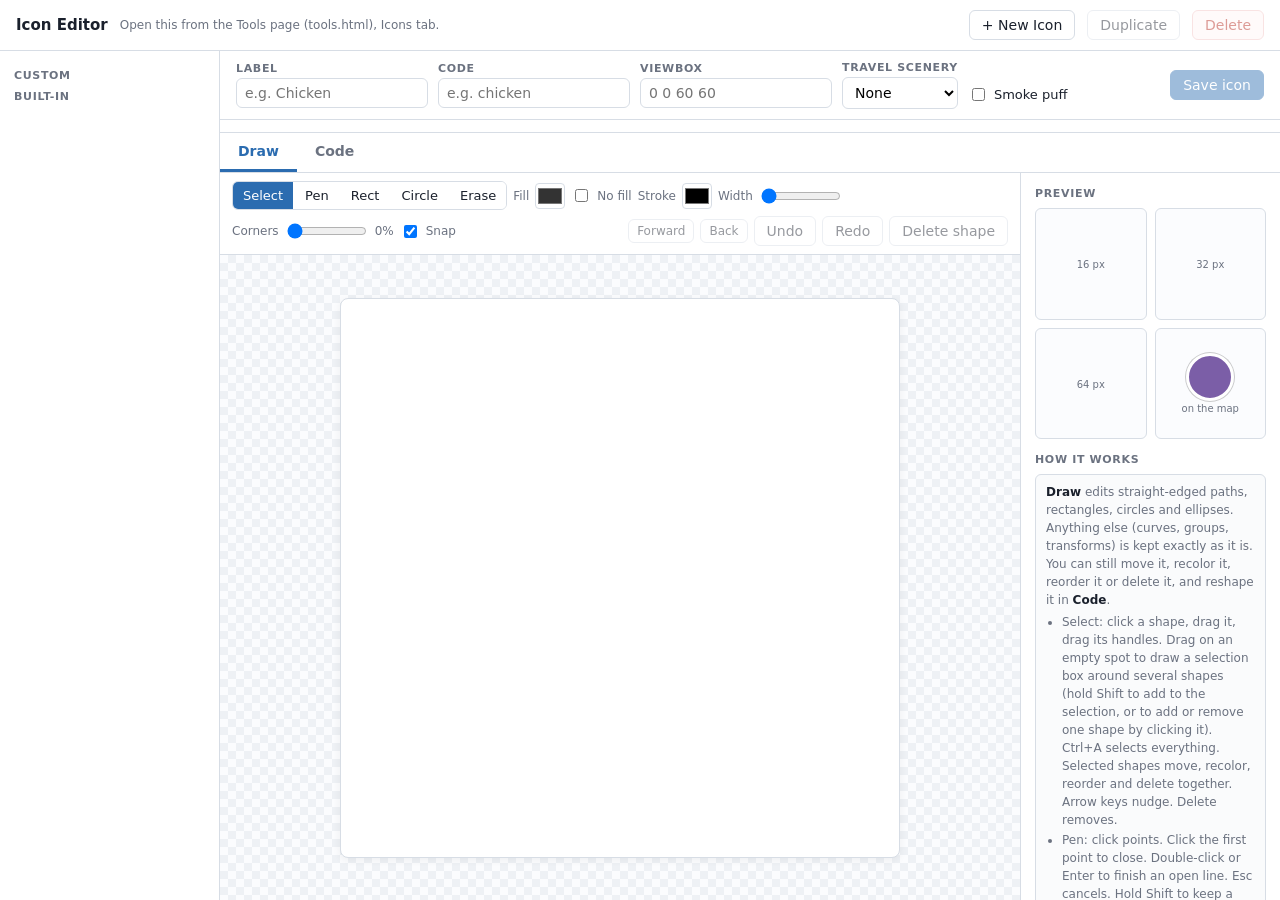
<file: app/icon-editor.html>
<!doctype html>
<html lang="en">
<head>
<meta charset="utf-8">
<meta name="viewport" content="width=device-width, initial-scale=1">
<title>Icon Editor</title>
<style>
  :root{
    --ink:#1a202c; --muted:#6b7280; --line:#d7dde5;
    --bg:#eef1f5; --panel:#fff; --accent:#2b6cb0;
    --danger:#b42318; --warn:#7a5c00; --ok:#2f855a;
  }
  *{box-sizing:border-box}
  html,body{margin:0;height:100%;font:14px system-ui,-apple-system,Segoe UI,Arial,sans-serif;color:var(--ink);background:var(--bg)}
  body{display:flex;flex-direction:column}

  header{
    background:#fff;border-bottom:1px solid var(--line);
    padding:10px 16px;display:flex;align-items:center;gap:12px;flex-wrap:wrap;
  }
  header h1{font-size:15px;margin:0}
  header .grow{flex:1}
  button{font:inherit;padding:6px 12px;border:1px solid var(--line);background:#fff;border-radius:6px;cursor:pointer;color:var(--ink)}
  button:hover{background:#f6f8fb}
  button.primary{background:var(--accent);color:#fff;border-color:var(--accent)}
  button.primary:hover{background:#245a94}
  button.danger{background:#fff5f5;border-color:#f3c2c2;color:var(--danger)}
  button:disabled{opacity:.45;cursor:not-allowed}

  main{
    flex:1;display:grid;
    grid-template-columns:220px 1fr;
    min-height:0;
  }

  /* ---------- left list ---------- */
  #library{
    background:#fff;border-right:1px solid var(--line);
    overflow:auto;padding:10px 8px;
  }
  #library h2{
    font-size:11px;text-transform:uppercase;letter-spacing:.06em;
    color:var(--muted);margin:8px 6px 6px;font-weight:700;
  }
  .icn-row{
    display:flex;align-items:center;gap:10px;
    padding:8px 10px;border-radius:8px;cursor:pointer;font-size:13px;
  }
  .icn-row:hover{background:#f4f7fb}
  .icn-row.sel{background:#e6effa;font-weight:600}
  .icn-row .swatch{
    width:32px;height:32px;flex:none;
    border:1px solid var(--line);border-radius:6px;background:#fbfcfe;
    display:flex;align-items:center;justify-content:center;
  }
  .icn-row .swatch svg{width:24px;height:24px}
  .icn-row .name{flex:1;overflow:hidden;text-overflow:ellipsis;white-space:nowrap}
  .icn-row .badge{
    font-size:10px;padding:1px 6px;border-radius:999px;
    background:#eef3fb;color:var(--accent);font-weight:600;
    text-transform:uppercase;letter-spacing:.04em;
  }
  .icn-row .badge.builtin{background:#f0f0f0;color:#666}

  /* ---------- right pane ---------- */
  #pane{display:flex;flex-direction:column;min-width:0;overflow:hidden}
  #pane-header{
    background:#fff;border-bottom:1px solid var(--line);
    padding:10px 16px;display:flex;gap:10px;align-items:center;flex-wrap:wrap;
  }
  #pane-header label{font-size:11px;text-transform:uppercase;letter-spacing:.06em;color:var(--muted);font-weight:700;display:block;margin-bottom:3px}
  #pane-header input{
    font:inherit;padding:6px 8px;border:1px solid var(--line);border-radius:6px;background:#fff;
  }
  #pane-header .field{display:flex;flex-direction:column}
  #pane-header .field input{min-width:180px}
  #pane-header .grow{flex:1}

  #tabs{
    display:flex;gap:0;border-bottom:1px solid var(--line);background:#fff;
  }
  #tabs button{
    border:0;border-bottom:3px solid transparent;border-radius:0;
    padding:10px 18px;font-weight:600;color:var(--muted);background:transparent;
  }
  #tabs button.on{color:var(--accent);border-bottom-color:var(--accent)}

  #body{flex:1;overflow:auto;display:grid;grid-template-columns:1fr 260px;min-height:0}
  #editor{position:relative;background:#fbfcfe;overflow:hidden}
  #editor-inner{position:absolute;inset:0;display:flex;flex-direction:column}

  /* ---------- draw canvas ---------- */
  #toolbar{
    background:#fff;border-bottom:1px solid var(--line);
    padding:8px 12px;display:flex;gap:6px;align-items:center;flex-wrap:wrap;
  }
  #toolbar .group{display:flex;gap:2px;align-items:center;border:1px solid var(--line);border-radius:6px;overflow:hidden;background:#fff}
  #toolbar .group button{border:0;border-radius:0;padding:6px 10px;font-size:13px}
  #toolbar .group button.on{background:var(--accent);color:#fff}
  #toolbar .group button:hover:not(.on){background:#f4f7fb}
  #toolbar label{display:flex;align-items:center;gap:6px;font-size:12px;color:var(--muted)}
  #toolbar input[type=color]{width:30px;height:26px;padding:0;border:1px solid var(--line);border-radius:4px;background:#fff;cursor:pointer}
  #toolbar input[type=range]{width:80px}
  #toolbar .grow{flex:1}

  #canvas-wrap{
    flex:1;display:flex;align-items:center;justify-content:center;
    background:
      linear-gradient(45deg,#eef1f5 25%,transparent 25%),
      linear-gradient(-45deg,#eef1f5 25%,transparent 25%),
      linear-gradient(45deg,transparent 75%,#eef1f5 75%),
      linear-gradient(-45deg,transparent 75%,#eef1f5 75%);
    background-size:16px 16px;background-position:0 0,0 8px,8px -8px,-8px 0;
    padding:20px;overflow:auto;
  }
  #svg-canvas{
    width:min(80%,520px);aspect-ratio:1;background:#fff;border:1px solid var(--line);
    border-radius:8px;box-shadow:0 2px 8px rgba(0,0,0,.06);
    touch-action:none;
  }
  #svg-canvas.readonly{cursor:not-allowed;opacity:.7}
  #svg-canvas .handle{fill:#fff;stroke:var(--accent);stroke-width:1.5;cursor:grab}
  #svg-canvas .handle.sel{fill:var(--accent)}
  #svg-canvas .shape{cursor:pointer}
  #svg-canvas .shape.sel{filter:drop-shadow(0 0 0 var(--accent))}
  #svg-canvas .shape-outline{fill:none;stroke:var(--accent);stroke-width:.5;stroke-dasharray:1,1;pointer-events:none}

  /* ---------- code tab ---------- */
  #code-wrap{flex:1;display:flex;flex-direction:column;padding:14px;gap:8px;min-height:0}
  #code-input{
    flex:1;width:100%;font:13px ui-monospace,SFMono-Regular,Menlo,monospace;
    border:1px solid var(--line);border-radius:6px;padding:12px;background:#fff;
    resize:none;min-height:200px;tab-size:2;
  }
  #code-msg{font-size:12px;min-height:18px}
  #code-msg.err{color:var(--danger)}
  #code-msg.ok{color:var(--ok)}

  /* ---------- right side ---------- */
  #side{
    background:#fff;border-left:1px solid var(--line);
    padding:14px;overflow:auto;
  }
  #side h3{
    font-size:11px;text-transform:uppercase;letter-spacing:.06em;
    color:var(--muted);margin:0 0 8px;font-weight:700;
  }
  .preview-grid{
    display:grid;grid-template-columns:repeat(3,1fr);gap:8px;margin-bottom:14px;
  }
  .preview-box{
    border:1px solid var(--line);border-radius:6px;background:#fbfcfe;
    display:flex;flex-direction:column;align-items:center;justify-content:center;
    padding:6px;aspect-ratio:1;
  }
  .preview-box svg{width:100%;height:100%}
  .preview-box .size{font-size:10px;color:var(--muted);margin-top:2px}

  .hint{
    font-size:12px;color:var(--muted);line-height:1.5;
    background:#fafbfc;border:1px solid var(--line);border-radius:6px;padding:8px 10px;
  }
  .hint b{color:var(--ink);font-weight:600}
  .hint ul{margin:4px 0 0 16px;padding:0}
  .hint li{margin:2px 0}

  #banner{
    padding:8px 12px;font-size:12px;border-bottom:1px solid var(--line);
    background:#fff8e0;color:var(--warn);display:none;
  }
  #banner.on{display:block}

  #toast{
    position:fixed;left:50%;bottom:24px;transform:translateX(-50%) translateY(20px);
    background:#111827;color:#fff;padding:10px 16px;border-radius:8px;
    font-size:13px;opacity:0;transition:opacity .18s, transform .18s;
    pointer-events:none;max-width:80vw;text-align:center;
  }
  #toast.on{opacity:1;transform:translateX(-50%) translateY(0)}

  @media(max-width:900px){
    main{grid-template-columns:1fr}
    #library{max-height:180px;border-right:0;border-bottom:1px solid var(--line)}
    #body{grid-template-columns:1fr}
    #side{border-left:0;border-top:1px solid var(--line)}
  }

  /* ---------- additions for the working editor ---------- */
  [hidden]{display:none!important}
  header .note{font-size:12px;color:var(--muted)}
  button.go{background:#28a745;color:#fff;border-color:#28a745;font-weight:700}
  button.go:hover{background:#218838}
  #pane-header select{font:inherit;padding:6px 8px;border:1px solid var(--line);border-radius:6px;background:#fff}
  #pane-header input[readonly]{background:#f3f4f6;color:#555}
  #pane-header .chk{flex-direction:row;align-items:center;gap:6px;padding-top:18px}
  #pane-header .chk input{min-width:0!important;width:auto}
  #code-wrap{position:absolute;inset:0}
  #pane-header .chk label{margin:0;text-transform:none;letter-spacing:0;font-size:13px;color:var(--ink);font-weight:400}
  #usage{padding:6px 16px;font-size:12px;color:var(--muted);background:#fff;border-bottom:1px solid var(--line)}
  #usage b{color:var(--ink)}
  #svg-canvas{width:min(86%,560px)}
  #svg-canvas .handle{fill:#fff;stroke:var(--accent);stroke-width:1.5;vector-effect:non-scaling-stroke;cursor:grab}
  #svg-canvas .bbox{fill:none;stroke:var(--accent);stroke-width:1;stroke-dasharray:4 3;vector-effect:non-scaling-stroke;pointer-events:none}
  #svg-canvas .bounds{fill:none;stroke:#9aa3ad;stroke-width:1;stroke-dasharray:3 3;vector-effect:non-scaling-stroke;pointer-events:none}
  #svg-canvas .gridline{stroke:#e5e9ef;stroke-width:1;vector-effect:non-scaling-stroke;pointer-events:none}
  #svg-canvas .pen{fill:none;stroke:var(--accent);stroke-width:1.5;vector-effect:non-scaling-stroke;pointer-events:none}
  #svg-canvas.tool-pen,#svg-canvas.tool-rect,#svg-canvas.tool-circle{cursor:crosshair}
  #svg-canvas.readonly{cursor:default;opacity:1}
  #toolbar .tiny{padding:4px 8px;font-size:12px}
  .preview-box.map{background:#fbfcfe}
  .preview-box.map .disc{width:48px;height:48px;border-radius:50%;background:var(--c,#7B5EA7);border:3px solid #fff;box-shadow:0 0 0 1px #0003;display:flex;align-items:center;justify-content:center;overflow:hidden}
  .preview-box.map .disc svg{width:34px;height:34px}
  .preview-grid{grid-template-columns:repeat(2,1fr)}
  #library .empty{padding:6px 10px;font-size:12px;color:#9aa3ad}
  #svg-canvas .marquee{fill:rgba(0,114,178,.12);stroke:var(--accent);stroke-width:1;stroke-dasharray:3 2;vector-effect:non-scaling-stroke;pointer-events:none}
  #svg-canvas .bbox.grp{stroke-dasharray:none;stroke-width:1.5}
  #svg-canvas .handle.rad{fill:var(--accent);stroke:#fff;cursor:ew-resize}
  #corner{width:90px;vertical-align:middle}
</style>
</head>
<body>

<header>
  <h1>Icon Editor</h1>
  <span class="note" id="fileNote">Loading the icons…</span>
  <span class="grow"></span>
  <button id="newBtn" type="button">+ New Icon</button>
  <button id="dupeBtn" type="button" disabled>Duplicate</button>
  <button id="deleteBtn" type="button" class="danger" disabled>Delete</button>
  <button id="resetBtn" type="button" hidden>Discard all changes</button>
  <button id="dlBtn" type="button" class="go" hidden disabled>Download</button>
</header>

<main>
  <aside id="library">
    <h2>Custom</h2>
    <div id="customList"></div>
    <h2>Built-in</h2>
    <div id="builtinList"></div>
  </aside>

  <section id="pane">
    <div id="pane-header">
      <div class="field">
        <label for="labelInput">Label</label>
        <input id="labelInput" placeholder="e.g. Chicken">
      </div>
      <div class="field">
        <label for="codeInput">Code</label>
        <input id="codeInput" placeholder="e.g. chicken" style="min-width:140px">
      </div>
      <div class="field">
        <label for="viewBoxInput">ViewBox</label>
        <input id="viewBoxInput" placeholder="0 0 60 60" style="min-width:120px">
      </div>
      <div class="field">
        <label for="sceneInput">Travel scenery</label>
        <select id="sceneInput" title="Only used when this icon travels on a tour or sits on a passport stamp">
          <option value="">None</option><option value="rail">Rail</option><option value="water">Water</option><option value="road">Road</option>
        </select>
      </div>
      <div class="field chk"><input type="checkbox" id="puffInput"><label for="puffInput">Smoke puff</label></div>
      <span class="grow"></span>
      <button id="saveBtn" type="button" class="primary" disabled>Save icon</button>
    </div>
    <div id="usage"></div>

    <div id="tabs">
      <button type="button" data-tab="draw" class="on">Draw</button>
      <button type="button" data-tab="code">Code</button>
    </div>

    <div id="banner"></div>

    <div id="body">
      <div id="editor">
        <div id="editor-inner">
          <div id="toolbar">
            <div class="group">
              <button type="button" data-tool="select" class="on" title="Select (V)">Select</button>
              <button type="button" data-tool="pen" title="Pen (P)">Pen</button>
              <button type="button" data-tool="rect" title="Rectangle (R)">Rect</button>
              <button type="button" data-tool="circle" title="Circle (C)">Circle</button>
              <button type="button" data-tool="erase" title="Erase (E): tap or drag across shapes to remove them">Erase</button>
            </div>
            <label>Fill <input type="color" id="fillColor" value="#333333"></label>
            <label><input type="checkbox" id="noFill"> No fill</label>
            <label>Stroke <input type="color" id="strokeColor" value="#000000"></label>
            <label>Width <input type="range" id="strokeWidth" min="0" max="8" step="0.25" value="0"></label>
            <label title="How round the corners of a rectangle are. A selected rectangle also has a round handle inside its top-left corner to drag.">Corners <input type="range" id="corner" min="0" max="50" step="1" value="0"> <span id="cornerVal">0%</span></label>
            <label><input type="checkbox" id="snap" checked> Snap</label>
            <span class="grow"></span>
            <button type="button" id="fwdBtn" class="tiny" disabled title="Bring forward">Forward</button>
            <button type="button" id="backBtn" class="tiny" disabled title="Send backward">Back</button>
            <button type="button" id="undoBtn" disabled>Undo</button>
            <button type="button" id="redoBtn" disabled>Redo</button>
            <button type="button" id="delBtn" disabled>Delete shape</button>
          </div>
          <div id="canvas-wrap">
            <svg id="svg-canvas" viewBox="0 0 60 60" xmlns="http://www.w3.org/2000/svg"></svg>
          </div>
        </div>
        <div id="code-wrap" hidden>
          <textarea id="code-input" spellcheck="false" placeholder="Paste SVG inner markup here, or switch to Draw."></textarea>
          <div id="code-msg"></div>
        </div>
      </div>

      <aside id="side">
        <h3>Preview</h3>
        <div class="preview-grid">
          <div class="preview-box"><div class="preview-svg" data-size="16"></div><div class="size">16 px</div></div>
          <div class="preview-box"><div class="preview-svg" data-size="32"></div><div class="size">32 px</div></div>
          <div class="preview-box"><div class="preview-svg" data-size="64"></div><div class="size">64 px</div></div>
          <div class="preview-box map"><div class="disc"><span id="discSvg"></span></div><div class="size">on the map</div></div>
        </div>
        <h3>How it works</h3>
        <div class="hint">
          <b>Draw</b> edits straight-edged paths, rectangles, circles and ellipses. Anything else (curves, groups, transforms) is kept exactly as it is. You can still move it, recolor it, reorder it or delete it, and reshape it in <b>Code</b>.
          <ul>
            <li>Select: click a shape, drag it, drag its handles. Drag on an empty spot to draw a selection box around several shapes (hold Shift to add to the selection, or to add or remove one shape by clicking it). Ctrl+A selects everything. Selected shapes move, recolor, reorder and delete together. Arrow keys nudge. Delete removes.</li>
            <li>Pen: click points. Click the first point to close. Double-click or Enter to finish an open line. Esc cancels. Hold Shift to keep a line straight, flat or at 45 degrees.</li>
            <li>Rect / Circle: click and drag. Hold Shift for a perfect square or circle. Without Shift, Circle makes an oval.</li>
            <li>Corners: the slider rounds the corners of the next rectangle, and of every selected rectangle. A selected rectangle also has a round handle just inside its top-left corner.</li>
            <li>Change Fill, Stroke or Width with shapes selected to recolor them.</li>
          </ul>
          <b>Code</b> accepts inline SVG artwork. No scripts, no external links, no <code>foreignObject</code>.
          <br><br>Erase: tap a shape, or drag across several, to remove them. One Undo brings them all back.<br><br>Nothing reaches the live map until you <b>Save icon</b>, then press <b>Publish</b> at the top of the Tools page.
        </div>
      </aside>
    </div>
  </section>
</main>

<div id="toast"></div>

<script>
"use strict";
const $ = id => document.getElementById(id);
const esc = s => String(s == null ? "" : s).replace(/[&<>"']/g, c => ({"&":"&amp;","<":"&lt;",">":"&gt;",'"':"&quot;","'":"&#39;"}[c]));
const SVGNS = "http://www.w3.org/2000/svg";
const r3 = v => Math.round(v * 1000) / 1000;
const num = (v, d) => { const n = parseFloat(v); return isNaN(n) ? (d || 0) : n; };

/* ============================================================
   The library comes from icons.js. We keep the text before and
   after the ICONS object so nothing else in that file is lost.
   ============================================================ */
let SRC = { head: "", tail: "" };
let library = [];            // { code, label, vb, scene, puff, custom, extra, art, existed }
let usage = {};              // icon code (lower case) -> list of places that use it
let sel = -1;                // index in library
let draft = null;            // the working copy of the selected icon
let tab = "draw", tool = "select";
let items = [], itemsDirty = false;   // the Draw tab's model of draft.art
let selItem = -1;            // the main selected shape (the last one picked)
let selSet = new Set();      // every selected shape (their positions in the list)
let marquee = null;          // the selection box while it is being dragged
let cornerSession = false;
const selList = () => [...selSet].filter(i => items[i]).sort((a, b) => a - b);
function setSel(list, main) { selSet = new Set(list); selItem = list.length ? (main != null && selSet.has(main) ? main : list[list.length - 1]) : -1; }
const clearSel = () => setSel([]);
let hist = [], redo = [];
let drag = null, pen = null, colorSession = false, fileDirty = false, draftDirty = false;

function parseIconsJs(text) {
  const m = /const\s+ICONS\s*=\s*\{/.exec(text);
  if (!m) throw new Error("Could not find \"const ICONS = {\" in icons.js.");
  const start = m.index + m[0].length - 1;                 // the opening brace
  const endRel = text.slice(start).search(/\n\};/);
  if (endRel < 0) throw new Error("Could not find the end of the ICONS list in icons.js.");
  const end = start + endRel + 1;                          // index of "};"
  const objText = text.slice(start, end + 1);
  const obj = new Function("return (" + objText + ");")();
  const gaps = {}, starts = [], re = /\n  ([A-Za-z_$][\w$]*|"[^"]+"): \{/g; let mm;
  while ((mm = re.exec(objText))) starts.push({ key: mm[1].replace(/^"|"$/g, ""), at: mm.index });
  starts.forEach((s0, i) => { const chunk = objText.slice(s0.at, i + 1 < starts.length ? starts[i + 1].at : objText.length), g = /\},(\s*)$/.exec(chunk); if (g) gaps[s0.key] = g[1] + "\n"; });   // the next entry's own newline was consumed by the search
  const list = Object.keys(obj).map(code => {
    const o = obj[code], extra = {};
    Object.keys(o).forEach(k => { if (!["label", "vb", "scene", "puff", "custom", "art"].includes(k)) extra[k] = o[k]; });
    return { code, label: o.label || code, vb: o.vb || "0 0 60 60", scene: o.scene || "", puff: !!o.puff, custom: !!o.custom, extra, art: String(o.art || ""), existed: true, gap: gaps[code] };
  });
  return { head: text.slice(0, start + 1), tail: text.slice(end + 2), list };
}
const escTpl = s => String(s).replace(/\\/g, "\\\\").replace(/`/g, "\\`").replace(/\$\{/g, "\\${");
function entryText(ic) {
  const props = ["label: " + JSON.stringify(ic.label), "vb: " + JSON.stringify(ic.vb)];
  if (ic.scene) props.push("scene: " + JSON.stringify(ic.scene));
  if (ic.puff) props.push("puff: true");
  if (ic.custom) props.push("custom: true");
  Object.keys(ic.extra || {}).forEach(k => props.push(k + ": " + JSON.stringify(ic.extra[k])));
  const key = /^[A-Za-z_$][\w$]*$/.test(ic.code) ? ic.code : JSON.stringify(ic.code);
  return "  " + key + ": { " + props.join(", ") + ", art: `" + escTpl(ic.art) + "` }";
}
function buildIconsJs() { return SRC.head + "\n\n" + library.map((ic, i) => entryText(ic) + (i < library.length - 1 ? "," + (ic.gap || "\n\n") : "")).join("") + "\n};" + SRC.tail; }

/* ============================================================
   Checking artwork
   ============================================================ */
function parseSvg(art, vb) {
  const doc = new DOMParser().parseFromString('<svg xmlns="' + SVGNS + '" viewBox="' + esc(vb || "0 0 60 60") + '">' + (art || "") + "</svg>", "image/svg+xml");
  const err = doc.querySelector("parsererror");
  if (err) return { error: "Invalid SVG: " + err.textContent.replace(/\s+/g, " ").slice(0, 140) };
  return { root: doc.documentElement };
}
function validateArt(art) {
  const p = parseSvg(art, "0 0 60 60");
  if (p.error) return p;
  const banned = p.root.querySelectorAll("script,foreignObject,image,iframe,object,embed,style");
  if (banned.length) return { error: "Contains elements that are not allowed: " + Array.from(banned).map(e => e.tagName.toLowerCase()).join(", ") };
  let bad = false;
  p.root.querySelectorAll("*").forEach(el => Array.from(el.attributes).forEach(a => {
    if (/^on/i.test(a.name)) bad = true;
    if ((a.name === "href" || a.name === "xlink:href") && !/^#/.test(a.value)) bad = true;
  }));
  if (bad) return { error: "Contains event handlers or external links, which are not allowed." };
  return { ok: true, root: p.root };
}
const parseVb = vb => { const a = String(vb || "").trim().split(/[\s,]+/).map(Number); return a.length === 4 && a.every(isFinite) && a[2] > 0 && a[3] > 0 ? a : null; };

/* ============================================================
   The Draw model: a list of { tag, attrs, inner, kind, ... }
   ============================================================ */
function parsePath(d) {
  if (/[CcSsQqTtAa]/.test(d)) return null;                 // curves and arcs: leave alone
  const re = /([MmLlHhVvZz])|([-+]?(?:\d*\.\d+|\d+\.?\d*)(?:[eE][-+]?\d+)?)/g, toks = [];
  let m; while ((m = re.exec(d))) toks.push(m[1] || parseFloat(m[2]));
  const subs = []; let cur = null, x = 0, y = 0, sx = 0, sy = 0, cmd = null, i = 0;
  const push = (a, b) => { if (!cur) { cur = { pts: [[sx, sy]], closed: false }; subs.push(cur); } cur.pts.push([r3(a), r3(b)]); x = a; y = b; };
  while (i < toks.length) {
    if (typeof toks[i] === "string") { cmd = toks[i++]; if (cmd === "Z" || cmd === "z") { if (cur) { cur.closed = true; } cur = null; x = sx; y = sy; } continue; }
    if (!cmd) return null;
    const rel = cmd === cmd.toLowerCase(), C = cmd.toUpperCase();
    if (C === "M") { const a = toks[i++], b = toks[i++]; if (typeof b !== "number") return null; x = rel ? x + a : a; y = rel ? y + b : b; sx = x; sy = y; cur = { pts: [[r3(x), r3(y)]], closed: false }; subs.push(cur); cmd = rel ? "l" : "L"; }
    else if (C === "L") { const a = toks[i++], b = toks[i++]; if (typeof b !== "number") return null; push(rel ? x + a : a, rel ? y + b : b); }
    else if (C === "H") { const a = toks[i++]; push(rel ? x + a : a, y); }
    else if (C === "V") { const b = toks[i++]; push(x, rel ? y + b : b); }
    else return null;
  }
  return subs.length ? subs : null;
}
const pathD = subs => subs.map(s => s.pts.map((p, i) => (i ? "L" : "M") + r3(p[0]) + " " + r3(p[1])).join(" ") + (s.closed ? " Z" : "")).join(" ");
function parsePoints(s) { const n = String(s || "").match(/[-+]?(?:\d*\.\d+|\d+\.?\d*)/g) || []; const out = []; for (let i = 0; i + 1 < n.length; i += 2) out.push([parseFloat(n[i]), parseFloat(n[i + 1])]); return out; }

function innerXml(el) { return Array.from(el.childNodes).map(n => n.nodeType === 1 ? new XMLSerializer().serializeToString(n).replace(/ xmlns="http:\/\/www\.w3\.org\/2000\/svg"/g, "") : n.nodeType === 3 ? n.textContent.trim() : "").filter(Boolean).join(""); }

function parseItems(art, vb) {
  const v = validateArt(art);
  if (v.error) return { error: v.error, items: [] };
  const out = [];
  Array.from(v.root.children).forEach(el => {
    const tag = el.tagName.toLowerCase(), attrs = {};
    Array.from(el.attributes).forEach(a => attrs[a.name] = a.value);
    const it = { tag, attrs, inner: innerXml(el), kind: "locked" };
    if (tag === "rect") it.kind = "rect";
    else if (tag === "circle") it.kind = "circle";
    else if (tag === "ellipse") it.kind = "ellipse";
    else if ((tag === "polygon" || tag === "polyline") && !attrs.transform) { it.kind = "poly"; it.pts = parsePoints(attrs.points); }
    else if (tag === "path" && !attrs.transform) { const s = parsePath(attrs.d || ""); if (s) { it.kind = "path"; it.sub = s; } }
    if (attrs.transform && tag !== "g") it.kind = "locked";
    out.push(it);
  });
  return { items: out };
}
const isClosed = it => it.kind === "rect" || it.kind === "circle" || it.kind === "ellipse" || (it.kind === "poly" && it.tag === "polygon") || (it.kind === "path" && it.sub && it.sub.every(s0 => s0.closed));
function itemXml(it, withIndex, i) {
  const a = Object.assign({}, it.attrs);
  if (withIndex) { a["data-i"] = i; if (isClosed(it)) a["pointer-events"] = "all"; }
  const s = Object.keys(a).map(k => " " + k + '="' + esc(a[k]) + '"').join("");
  return it.inner ? "<" + it.tag + s + ">" + it.inner + "</" + it.tag + ">" : "<" + it.tag + s + "/>";
}
function itemsToArt() { return "\n" + items.map(it => "    " + itemXml(it)).join("\n") + "\n  "; }
function syncGeometry(it) {                                  // write geometry back into attributes
  if (it.kind === "path") it.attrs.d = pathD(it.sub);
  else if (it.kind === "poly") it.attrs.points = it.pts.map(p => r3(p[0]) + "," + r3(p[1])).join(" ");
}
const clone = o => JSON.parse(JSON.stringify(o));

/* ---------- geometry helpers ---------- */
function translate(it, dx, dy) {
  const a = it.attrs;
  if (it.kind === "rect") { a.x = r3(num(a.x) + dx); a.y = r3(num(a.y) + dy); }
  else if (it.kind === "circle" || it.kind === "ellipse") { a.cx = r3(num(a.cx) + dx); a.cy = r3(num(a.cy) + dy); }
  else if (it.kind === "poly") { it.pts.forEach(p => { p[0] = r3(p[0] + dx); p[1] = r3(p[1] + dy); }); syncGeometry(it); }
  else if (it.kind === "path") { it.sub.forEach(s => s.pts.forEach(p => { p[0] = r3(p[0] + dx); p[1] = r3(p[1] + dy); })); syncGeometry(it); }
  else {                                                       // a curved or grouped element: move it with a transform, leaving its drawing untouched
    const base = (it._t0 != null ? it._t0 : a.transform || "").trim(), one = /^translate\(\s*(-?[\d.]+)[\s,]+(-?[\d.]+)\s*\)$/.exec(base);
    a.transform = one ? "translate(" + r3(+one[1] + dx) + " " + r3(+one[2] + dy) + ")" : ("translate(" + r3(dx) + " " + r3(dy) + ") " + base).trim();
  }
}
function handlesFor(it) {
  const a = it.attrs, h = [];
  if (it.kind === "rect") {
    const x = num(a.x), y = num(a.y), w = num(a.width), ht = num(a.height), u = displayBox().unit, m = Math.min(w, ht) / 2;
    h.push({ id: "nw", x, y }, { id: "ne", x: x + w, y }, { id: "se", x: x + w, y: y + ht }, { id: "sw", x, y: y + ht });
    h.push({ id: "rad", x: x + Math.min(4 * u + num(a.rx, 0), w), y: y + Math.min(4 * u, ht / 2) });      // drag it to round the corners
  }
  else if (it.kind === "circle") h.push({ id: "r", x: num(a.cx) + num(a.r), y: num(a.cy) });
  else if (it.kind === "ellipse") h.push({ id: "rx", x: num(a.cx) + num(a.rx), y: num(a.cy) }, { id: "ry", x: num(a.cx), y: num(a.cy) + num(a.ry) });
  else if (it.kind === "poly") it.pts.forEach((p, i) => h.push({ id: "p:" + i, x: p[0], y: p[1] }));
  else if (it.kind === "path") it.sub.forEach((s, si) => s.pts.forEach((p, pi) => h.push({ id: "p:" + si + ":" + pi, x: p[0], y: p[1] })));
  return h;
}
function moveHandle(it, id, pt) {
  const a = it.attrs;
  if (it.kind === "rect") {
    const x = num(a.x), y = num(a.y), w = num(a.width), ht = num(a.height);
    const fx = id === "nw" || id === "sw" ? x + w : x, fy = id === "nw" || id === "ne" ? y + ht : y;   // the opposite corner stays put
    if (id === "rad") {                                                                // the round handle: how far right it is dragged sets the corner radius
      const u = displayBox().unit, m = Math.min(w, ht) / 2, rx = r3(Math.max(0, Math.min(m, pt.x - (x + 4 * u))));
      if (rx > 0) { a.rx = String(rx); a.ry = String(rx); } else { delete a.rx; delete a.ry; }
      return;
    }
    a.x = r3(Math.min(pt.x, fx)); a.y = r3(Math.min(pt.y, fy)); a.width = r3(Math.abs(pt.x - fx)); a.height = r3(Math.abs(pt.y - fy));
    if (a.rx) { const m2 = Math.min(a.width, a.height) / 2; if (+a.rx > m2) { a.rx = String(r3(m2)); a.ry = a.rx; } }          // corners never get rounder than the rectangle allows
  } else if (it.kind === "circle") a.r = r3(Math.max(0.25, Math.hypot(pt.x - num(a.cx), pt.y - num(a.cy))));
  else if (it.kind === "ellipse") { if (id === "rx") a.rx = r3(Math.max(0.25, Math.abs(pt.x - num(a.cx)))); else a.ry = r3(Math.max(0.25, Math.abs(pt.y - num(a.cy)))); }
  else if (it.kind === "poly") { const i = +id.split(":")[1]; it.pts[i] = [pt.x, pt.y]; syncGeometry(it); }
  else if (it.kind === "path") { const q = id.split(":"); it.sub[+q[1]].pts[+q[2]] = [pt.x, pt.y]; syncGeometry(it); }
}

/* ============================================================
   Colors for the toolbar
   ============================================================ */
const _cv = document.createElement("canvas").getContext("2d");
function hexOf(v, fallback) {
  v = String(v || "").trim();
  if (!v || v === "none" || v === "currentColor" || /^url\(/.test(v)) return fallback;
  _cv.fillStyle = "#000001"; _cv.fillStyle = v;
  const out = _cv.fillStyle;
  if (/^#[0-9a-f]{6}$/i.test(out)) return out;
  const m = /rgba?\((\d+),\s*(\d+),\s*(\d+)/.exec(out);
  return m ? "#" + [m[1], m[2], m[3]].map(n => (+n).toString(16).padStart(2, "0")).join("") : fallback;
}
function syncToolbar() {
  const list = selList(), it = items[selItem];
  $("delBtn").disabled = !list.length; $("delBtn").textContent = list.length > 1 ? "Delete " + list.length + " shapes" : "Delete shape";
  $("fwdBtn").disabled = !list.length || list[list.length - 1] >= items.length - 1; $("backBtn").disabled = !list.length || list[0] <= 0;
  const rects = list.map(i => items[i]).filter(x => x.kind === "rect");
  $("corner").disabled = !(tool === "rect" || rects.length);
  if (rects.length && document.activeElement !== $("corner")) {
    const a = rects[0].attrs, m = Math.min(num(a.width), num(a.height)) || 1, pct = Math.min(50, Math.round(100 * num(a.rx, 0) / m));
    $("corner").value = pct; $("cornerVal").textContent = pct + "%";
  }
  if (!it) return;
  const a = it.attrs;
  $("noFill").checked = a.fill === "none";
  $("fillColor").value = hexOf(a.fill, "#000000");
  $("strokeColor").value = hexOf(a.stroke, $("strokeColor").value);
  $("strokeWidth").value = a.stroke && a.stroke !== "none" ? num(a["stroke-width"], 1) : 0;
}
function applyStyleToSelected() {
  const list = selList(); if (!list.length) return false;
  if (!colorSession) { pushHist(); colorSession = true; }
  const w = num($("strokeWidth").value);
  list.forEach(i => {
    const a = items[i].attrs;
    if ($("noFill").checked) a.fill = "none"; else a.fill = $("fillColor").value;
    if (w > 0) { a.stroke = $("strokeColor").value; a["stroke-width"] = String(w); a["stroke-linejoin"] = a["stroke-linejoin"] || "round"; }
    else { delete a.stroke; delete a["stroke-width"]; }
  });
  itemsChanged();
  return true;
}
// rounded corners: a percentage of the rectangle's shorter side, 0 (square) to 50 (the shortest side becomes a half circle)
function setCorner(it, pct) {
  const a = it.attrs, m = Math.min(num(a.width), num(a.height)), rx = r3(Math.max(0, Math.min(m / 2, m * pct / 100)));
  if (rx > 0) { a.rx = String(rx); a.ry = String(rx); } else { delete a.rx; delete a.ry; }
}
$("corner").addEventListener("input", () => {
  const pct = +$("corner").value; $("cornerVal").textContent = pct + "%";
  const rects = selList().map(i => items[i]).filter(x => x.kind === "rect");
  if (!rects.length) return;
  if (!cornerSession) { pushHist(); cornerSession = true; }
  rects.forEach(r => setCorner(r, pct)); itemsChanged();
});
$("corner").addEventListener("change", () => { cornerSession = false; });
["fillColor", "noFill", "strokeColor", "strokeWidth"].forEach(id => {
  $(id).addEventListener("input", () => applyStyleToSelected());
  $(id).addEventListener("change", () => { colorSession = false; });
});

/* ============================================================
   History
   ============================================================ */
function pushHist() { hist.push(clone(items)); if (hist.length > 80) hist.shift(); redo = []; updateHistBtns(); }
function updateHistBtns() { $("undoBtn").disabled = !hist.length; $("redoBtn").disabled = !redo.length; }
function undo() { if (!hist.length) return; redo.push(clone(items)); items = hist.pop(); setSel(selList().filter(i => i < items.length)); itemsChanged(true); }
function redoIt() { if (!redo.length) return; hist.push(clone(items)); items = redo.pop(); setSel(selList().filter(i => i < items.length)); itemsChanged(true); }
$("undoBtn").onclick = undo; $("redoBtn").onclick = redoIt;

/* ============================================================
   The Draw canvas
   ============================================================ */
function displayBox() {
  const vb = parseVb(draft.vb) || [0, 0, 60, 60], m = Math.max(vb[2], vb[3]) * 0.12;
  return { vb, box: [vb[0] - m, vb[1] - m, vb[2] + 2 * m, vb[3] + 2 * m], unit: Math.max(vb[2], vb[3]) / 60 };
}
const snapUnit = () => $("snap").checked ? (Math.max(...(parseVb(draft.vb) || [0, 0, 60, 60]).slice(2)) <= 30 ? 0.5 : 1) : 0;
function pointerPt(ev) {
  const c = $("svg-canvas"), p = c.createSVGPoint(); p.x = ev.clientX; p.y = ev.clientY;
  const q = p.matrixTransform(c.getScreenCTM().inverse()), u = snapUnit();
  return { x: u ? Math.round(q.x / u) * u : r3(q.x), y: u ? Math.round(q.y / u) * u : r3(q.y) };
}
function bboxOf(el) {                                           // a shape's box in drawing units, whatever has moved or turned it
  if (!el) return null;
  try {
    const r = el.getBoundingClientRect(), m = $("svg-canvas").getScreenCTM().inverse();
    const p1 = new DOMPoint(r.left, r.top).matrixTransform(m), p2 = new DOMPoint(r.right, r.bottom).matrixTransform(m);
    return { x: Math.min(p1.x, p2.x), y: Math.min(p1.y, p2.y), width: Math.abs(p2.x - p1.x), height: Math.abs(p2.y - p1.y) };
  } catch (e) { return null; }
}
function renderCanvas() {
  const c = $("svg-canvas"), { vb, box, unit } = displayBox();
  c.setAttribute("viewBox", box.join(" "));
  c.style.aspectRatio = box[2] + " / " + box[3];
  c.className.baseVal = "tool-" + tool;
  let g = "";
  const step = unit * 5;
  for (let x = Math.ceil(vb[0] / step) * step; x <= vb[0] + vb[2]; x += step) g += '<line class="gridline" x1="' + x + '" y1="' + vb[1] + '" x2="' + x + '" y2="' + (vb[1] + vb[3]) + '"/>';
  for (let y = Math.ceil(vb[1] / step) * step; y <= vb[1] + vb[3]; y += step) g += '<line class="gridline" x1="' + vb[0] + '" y1="' + y + '" x2="' + (vb[0] + vb[2]) + '" y2="' + y + '"/>';
  let h = g + items.map((it, i) => itemXml(it, true, i)).join("");
  h += '<rect class="bounds" x="' + vb[0] + '" y="' + vb[1] + '" width="' + vb[2] + '" height="' + vb[3] + '"/>';
  c.innerHTML = h;
  const list = selList(), it = list.length === 1 ? items[list[0]] : null;
  if (list.length && tool === "select") {
    const boxes = list.map(i => bboxOf(c.querySelector('[data-i="' + i + '"]'))).filter(Boolean);
    const mk = (b, cls) => { const r = document.createElementNS(SVGNS, "rect"); r.setAttribute("class", cls); r.setAttribute("x", b.x); r.setAttribute("y", b.y); r.setAttribute("width", b.width); r.setAttribute("height", b.height); c.appendChild(r); };
    boxes.forEach(b => mk(b, "bbox"));
    if (boxes.length > 1) { const x0 = Math.min(...boxes.map(b => b.x)), y0 = Math.min(...boxes.map(b => b.y)), x1 = Math.max(...boxes.map(b => b.x + b.width)), y1 = Math.max(...boxes.map(b => b.y + b.height)); mk({ x: x0, y: y0, width: x1 - x0, height: y1 - y0 }, "bbox grp"); }
    const hs = unit * 1.6;
    if (it) handlesFor(it).forEach(p => {
      const r = document.createElementNS(SVGNS, p.id === "rad" ? "circle" : "rect"); r.setAttribute("class", p.id === "rad" ? "handle rad" : "handle"); r.setAttribute("data-h", p.id);
      if (p.id === "rad") { r.setAttribute("cx", p.x); r.setAttribute("cy", p.y); r.setAttribute("r", hs); }
      else { r.setAttribute("x", p.x - hs); r.setAttribute("y", p.y - hs); r.setAttribute("width", hs * 2); r.setAttribute("height", hs * 2); }
      c.appendChild(r);
    });
  }
  if (marquee) { const r = document.createElementNS(SVGNS, "rect"); r.setAttribute("class", "marquee"); r.setAttribute("x", Math.min(marquee.x0, marquee.x1)); r.setAttribute("y", Math.min(marquee.y0, marquee.y1)); r.setAttribute("width", Math.abs(marquee.x1 - marquee.x0)); r.setAttribute("height", Math.abs(marquee.y1 - marquee.y0)); c.appendChild(r); }
  if (pen && pen.pts.length) {
    const pts = pen.pts.concat(pen.cursor ? [[pen.cursor.x, pen.cursor.y]] : []);
    const p = document.createElementNS(SVGNS, "polyline"); p.setAttribute("class", "pen"); p.setAttribute("points", pts.map(q => q.join(",")).join(" ")); c.appendChild(p);
    const hs = unit * 1.6; pen.pts.forEach((q, i) => { const r = document.createElementNS(SVGNS, "rect"); r.setAttribute("class", "handle"); r.setAttribute("x", q[0] - hs); r.setAttribute("y", q[1] - hs); r.setAttribute("width", hs * 2); r.setAttribute("height", hs * 2); if (i === 0) r.setAttribute("style", "fill:var(--accent)"); c.appendChild(r); });
  }
}
function itemsChanged(fromHistory) {          // call after the model changes
  itemsDirty = true; draft.art = itemsToArt(); markDraftDirty();
  renderCanvas(); updatePreviews(); syncToolbar(); updateHistBtns(); updateBanner();
}
function updateBanner() {
  const locked = items.filter(i => i.kind === "locked").length, b = $("banner");
  if (tab === "draw" && locked) { b.classList.add("on"); b.textContent = locked + " element" + (locked === 1 ? "" : "s") + " in this icon use curves, groups or transforms. They are kept exactly as they are. You can move, recolor, reorder or delete them here, and reshape them in Code."; }
  else b.classList.remove("on");
}

const NEW_ATTRS = () => {
  const a = {}, w = num($("strokeWidth").value);
  if ($("noFill").checked) a.fill = "none"; else a.fill = $("fillColor").value;
  if (w > 0) { a.stroke = $("strokeColor").value; a["stroke-width"] = String(w); a["stroke-linejoin"] = "round"; }
  return a;
};
function addItem(it) { items.push(it); setSel([items.length - 1]); }

// Shift: keep a drag square (or, for the pen, straight, flat or at 45 degrees)
function constrain(start, pt, shift) {
  if (!shift) return pt;
  const dx = pt.x - start.x, dy = pt.y - start.y, m = Math.max(Math.abs(dx), Math.abs(dy));
  return { x: start.x + (dx < 0 ? -m : m), y: start.y + (dy < 0 ? -m : m) };
}
function angle45(prev, pt) {
  const dx = pt.x - prev[0], dy = pt.y - prev[1], d = Math.hypot(dx, dy), a = Math.round(Math.atan2(dy, dx) / (Math.PI / 4)) * (Math.PI / 4), u = snapUnit();
  const x = prev[0] + d * Math.cos(a), y = prev[1] + d * Math.sin(a);
  return { x: u ? Math.round(x / u) * u : r3(x), y: u ? Math.round(y / u) * u : r3(y) };
}
// a circle when both radii match, otherwise an oval
function setRound(it, cx, cy, rx, ry) {
  const circ = Math.abs(rx - ry) < 1e-6, keep = {};
  ["fill", "stroke", "stroke-width", "stroke-linejoin"].forEach(k => { if (it.attrs[k] != null) keep[k] = it.attrs[k]; });
  rx = Math.max(0.5, rx); ry = Math.max(0.5, ry);
  it.tag = it.kind = circ ? "circle" : "ellipse";
  it.attrs = Object.assign(circ ? { cx: r3(cx), cy: r3(cy), r: r3(rx) } : { cx: r3(cx), cy: r3(cy), rx: r3(rx), ry: r3(ry) }, keep);
}
const rawPt = ev => { const c = $("svg-canvas"), p = c.createSVGPoint(); p.x = ev.clientX; p.y = ev.clientY; const q = p.matrixTransform(c.getScreenCTM().inverse()); return { x: q.x, y: q.y }; };

const canvas = $("svg-canvas");
// The eraser: tap a shape, or drag across several, to remove them (one Undo puts them all back)
let erasing = null;
function eraseAt(ev) {
  const el = document.elementFromPoint(ev.clientX, ev.clientY), iEl = el && el.closest && el.closest("#svg-canvas [data-i]");
  if (!iEl) return;
  if (!erasing.pushed) { pushHist(); erasing.pushed = true; }
  items.splice(+iEl.getAttribute("data-i"), 1); clearSel(); itemsChanged();
}
canvas.addEventListener("pointermove", ev => { if (erasing && tool === "erase" && ev.buttons) eraseAt(ev); });
window.addEventListener("pointerup", () => { erasing = null; });
canvas.addEventListener("pointerdown", ev => {
  if (tab !== "draw" || !draft) return;
  const pt = pointerPt(ev), hEl = ev.target.closest && ev.target.closest("[data-h]"), iEl = ev.target.closest && ev.target.closest("[data-i]");
  if (tool === "pen") {
    if (!pen) { pushHist(); pen = { pts: [], cursor: pt }; clearSel(); }
    const last = pen.pts[pen.pts.length - 1], first = pen.pts[0];
    const p2 = ev.shiftKey && last ? angle45(last, pt) : pt;
    if (first && pen.pts.length >= 3 && Math.hypot(pt.x - first[0], pt.y - first[1]) <= displayBox().unit * 2.5) { finishPen(true); return; }
    if (!last || last[0] !== p2.x || last[1] !== p2.y) pen.pts.push([p2.x, p2.y]);
    renderCanvas(); return;
  }
  if (tool === "rect" || tool === "circle") { pushHist(); drag = { kind: tool, start: pt, made: false }; canvas.setPointerCapture(ev.pointerId); return; }
  if (tool === "erase") { erasing = { pushed: false }; eraseAt(ev); return; }
  // select tool
  if (hEl && selList().length === 1) { pushHist(); drag = { kind: "handle", id: hEl.getAttribute("data-h") }; canvas.setPointerCapture(ev.pointerId); return; }
  if (iEl) {
    const i = +iEl.getAttribute("data-i");
    if (ev.shiftKey) {                                         // Shift-click adds a shape to the selection, or takes it out
      const l = selList(), at = l.indexOf(i);
      if (at >= 0) l.splice(at, 1); else l.push(i);
      setSel(l, at >= 0 ? null : i); syncToolbar(); renderCanvas(); return;
    }
    if (!selSet.has(i)) setSel([i]);                           // dragging a shape that is already selected moves the whole selection
    pushHist();
    drag = { kind: "move", start: pt, snaps: Object.fromEntries(selList().map(k => [k, clone(items[k])])), moved: false };
    canvas.setPointerCapture(ev.pointerId); syncToolbar(); renderCanvas(); return;
  }
  // an empty spot: start drawing a selection box
  const base = ev.shiftKey ? selList() : [];
  if (!ev.shiftKey) clearSel();
  const raw = rawPt(ev);
  drag = { kind: "marquee", base, cx: ev.clientX, cy: ev.clientY, x0: raw.x, y0: raw.y, moved: false };
  canvas.setPointerCapture(ev.pointerId); syncToolbar(); renderCanvas();
});
canvas.addEventListener("pointermove", ev => {
  if (pen) { const last = pen.pts[pen.pts.length - 1], q = pointerPt(ev); pen.cursor = ev.shiftKey && last ? angle45(last, q) : q; renderCanvas(); return; }
  if (!drag) return;
  const pt = pointerPt(ev);
  if (drag.kind === "marquee") {
    const raw = rawPt(ev);
    if (!drag.moved && Math.hypot(ev.clientX - drag.cx, ev.clientY - drag.cy) < 4) return;
    drag.moved = true; marquee = { x0: drag.x0, y0: drag.y0, x1: raw.x, y1: raw.y };
    const l = Math.min(drag.cx, ev.clientX), r = Math.max(drag.cx, ev.clientX), t = Math.min(drag.cy, ev.clientY), b = Math.max(drag.cy, ev.clientY);
    const hits = [];
    canvas.querySelectorAll("[data-i]").forEach(el => { const q = el.getBoundingClientRect(); if (q.right >= l && q.left <= r && q.bottom >= t && q.top <= b) hits.push(+el.getAttribute("data-i")); });   // every shape the box touches
    setSel([...new Set(drag.base.concat(hits))]); syncToolbar(); renderCanvas(); return;
  }
  if (drag.kind === "rect" || drag.kind === "circle") {
    const p2 = constrain(drag.start, pt, ev.shiftKey);
    if (!drag.made) {
      if (Math.hypot(pt.x - drag.start.x, pt.y - drag.start.y) < displayBox().unit * 1.2) return;
      drag.made = true;
      const base = NEW_ATTRS();
      addItem(drag.kind === "rect" ? { tag: "rect", kind: "rect", attrs: Object.assign({ x: 0, y: 0, width: 1, height: 1 }, base), inner: "" } : { tag: "ellipse", kind: "ellipse", attrs: Object.assign({ cx: 0, cy: 0, rx: 1, ry: 1 }, base), inner: "" });
    }
    const it = items[selItem], a = it.attrs;
    if (drag.kind === "rect") {
      a.x = Math.min(drag.start.x, p2.x); a.y = Math.min(drag.start.y, p2.y); a.width = Math.abs(p2.x - drag.start.x); a.height = Math.abs(p2.y - drag.start.y);
      setCorner(it, +$("corner").value);
    } else setRound(it, (drag.start.x + p2.x) / 2, (drag.start.y + p2.y) / 2, Math.abs(p2.x - drag.start.x) / 2, Math.abs(p2.y - drag.start.y) / 2);
    itemsChanged(); return;
  }
  if (drag.kind === "handle") { moveHandle(items[selItem], drag.id, pt); itemsChanged(); return; }
  if (drag.kind === "move") {
    const dx = pt.x - drag.start.x, dy = pt.y - drag.start.y;
    if (!drag.moved && !dx && !dy) return; drag.moved = true;
    Object.keys(drag.snaps).forEach(k => {
      const s0 = drag.snaps[k], s = clone(s0);
      if (s.kind === "locked") s._t0 = s0.attrs.transform || "";
      items[k] = s; translate(s, dx, dy); delete s._t0;
    });
    itemsChanged();
  }
});
const endDrag = () => {
  if (drag && drag.kind === "marquee") { marquee = null; renderCanvas(); syncToolbar(); }
  if (drag && drag.kind === "move" && !drag.moved) { hist.pop(); updateHistBtns(); }
  if (drag && (drag.kind === "rect" || drag.kind === "circle") && !drag.made) { hist.pop(); updateHistBtns(); }
  drag = null;
};
canvas.addEventListener("pointerup", endDrag); canvas.addEventListener("pointercancel", endDrag);
canvas.addEventListener("dblclick", () => { if (pen) { if (pen.pts.length > 2) pen.pts.pop(); finishPen(false); } });

function finishPen(closed) {
  const p = pen; pen = null;
  if (!p || p.pts.length < 2) { hist.pop(); updateHistBtns(); renderCanvas(); return; }
  const attrs = NEW_ATTRS();
  if (!closed) { attrs.fill = "none"; if (!attrs.stroke) { attrs.stroke = $("strokeColor").value; attrs["stroke-width"] = "1"; attrs["stroke-linejoin"] = "round"; } }
  const it = { tag: "path", kind: "path", attrs, inner: "", sub: [{ pts: p.pts.map(q => [q[0], q[1]]), closed: !!closed }] };
  syncGeometry(it); addItem(it); tool = "select"; setToolButtons(); itemsChanged();
}
function setToolButtons() { document.querySelectorAll("#toolbar [data-tool]").forEach(b => b.classList.toggle("on", b.dataset.tool === tool)); }
document.querySelectorAll("#toolbar [data-tool]").forEach(b => b.onclick = () => { if (pen) { pen = null; hist.pop(); updateHistBtns(); } tool = b.dataset.tool; setToolButtons(); renderCanvas(); syncToolbar(); });

function deleteSelected() { const l = selList(); if (!l.length) return; pushHist(); l.reverse().forEach(i => items.splice(i, 1)); clearSel(); itemsChanged(); }
function reorder(d) {                                          // moves the whole selection one step in front of, or behind, its neighbours
  const l = selList(); if (!l.length) return;
  const set = new Set(l), n = items.length; let moved = false;
  pushHist();
  const swap = (i, j) => { const t = items[i]; items[i] = items[j]; items[j] = t; };
  if (d > 0) { for (let i = n - 2; i >= 0; i--) if (set.has(i) && !set.has(i + 1)) { swap(i, i + 1); set.delete(i); set.add(i + 1); moved = true; } }
  else { for (let i = 1; i < n; i++) if (set.has(i) && !set.has(i - 1)) { swap(i, i - 1); set.delete(i); set.add(i - 1); moved = true; } }
  if (!moved) { hist.pop(); updateHistBtns(); return; }
  setSel([...set]); itemsChanged();
}
$("delBtn").onclick = deleteSelected; $("fwdBtn").onclick = () => reorder(1); $("backBtn").onclick = () => reorder(-1);
document.addEventListener("keydown", ev => {
  if (tab !== "draw" || /^(input|textarea|select)$/i.test((ev.target.tagName || ""))) return;
  const k = ev.key;
  if ((ev.ctrlKey || ev.metaKey) && k.toLowerCase() === "z") { ev.preventDefault(); ev.shiftKey ? redoIt() : undo(); return; }
  if ((ev.ctrlKey || ev.metaKey) && k.toLowerCase() === "y") { ev.preventDefault(); redoIt(); return; }
  if ((ev.ctrlKey || ev.metaKey) && k.toLowerCase() === "a") { ev.preventDefault(); setSel(items.map((_, i) => i)); syncToolbar(); renderCanvas(); return; }
  if (pen) { if (k === "Escape") { pen = null; hist.pop(); updateHistBtns(); renderCanvas(); } else if (k === "Enter") finishPen(false); return; }
  if (k === "Escape") { clearSel(); syncToolbar(); renderCanvas(); return; }
  if (k === "Delete" || k === "Backspace") { ev.preventDefault(); deleteSelected(); return; }
  const tk = { v: "select", p: "pen", r: "rect", c: "circle", e: "erase" }[k.toLowerCase()];
  if (tk && !ev.ctrlKey && !ev.metaKey) { tool = tk; setToolButtons(); renderCanvas(); syncToolbar(); return; }
  const step = snapUnit() || displayBox().unit * 0.5, mv = { ArrowLeft: [-step, 0], ArrowRight: [step, 0], ArrowUp: [0, -step], ArrowDown: [0, step] }[k], l = selList();
  if (mv && l.length) { ev.preventDefault(); pushHist(); l.forEach(i => translate(items[i], mv[0], mv[1])); itemsChanged(); }
});

/* ============================================================
   Previews and the list
   ============================================================ */
const svgOf = (art, vb) => '<svg viewBox="' + esc(vb || "0 0 60 60") + '" xmlns="' + SVGNS + '">' + art + "</svg>";
function safeSvg(art, vb) { const v = validateArt(art); return v.error ? '<svg viewBox="0 0 60 60"><text x="30" y="34" font-size="12" text-anchor="middle" fill="#c33">err</text></svg>' : svgOf(art, vb); }
function updatePreviews() {
  document.querySelectorAll(".preview-svg").forEach(el => { el.innerHTML = safeSvg(draft.art, draft.vb); const s = el.querySelector("svg"); s.style.width = s.style.height = el.dataset.size + "px"; });
  $("discSvg").innerHTML = safeSvg(draft.art, draft.vb);
}
function rowHtml(ic, i) {
  return '<div class="icn-row' + (i === sel ? " sel" : "") + '" data-i="' + i + '"><div class="swatch">' + safeSvg(ic.art, ic.vb) + '</div><div class="name">' + esc(ic.label || ic.code) + "</div></div>";
}
function renderList() {
  const cu = [], bu = [];
  library.forEach((ic, i) => (ic.custom ? cu : bu).push(rowHtml(ic, i)));
  $("customList").innerHTML = cu.length ? cu.join("") : '<div class="empty">No custom icons yet. Click "+ New Icon".</div>';
  $("builtinList").innerHTML = bu.join("");
  document.querySelectorAll(".icn-row").forEach(el => el.onclick = () => choose(+el.dataset.i));
}
function showUsage() {
  const ic = draft, u = ic && usage[String(ic.code).toLowerCase()];
  $("usage").innerHTML = !ic ? "" : u && u.length ? "<b>In use:</b> " + u.map(esc).join(", ") : "Not used by any category, stamp or tour stop yet.";
}

/* ============================================================
   Selecting, editing, saving
   ============================================================ */
function markDraftDirty() { draftDirty = true; $("saveBtn").disabled = false; }
function choose(i) {
  if (draftDirty && !confirm("You have unsaved changes to this icon. Discard them?")) return;
  sel = i; draft = clone(library[i]); draftDirty = false; hist = []; redo = []; pen = null; clearSel(); itemsDirty = false;
  loadDraftIntoForm(); renderList();
}
function loadDraftIntoForm() {
  $("labelInput").value = draft.label; $("codeInput").value = draft.code; $("viewBoxInput").value = draft.vb;
  $("sceneInput").value = draft.scene || ""; $("puffInput").checked = !!draft.puff;
  $("codeInput").readOnly = !!draft.existed;
  $("codeInput").title = draft.existed ? "The code cannot change after an icon exists, because categories, stamps and tours refer to it by this code." : "";
  $("saveBtn").disabled = true; $("dupeBtn").disabled = false; $("deleteBtn").disabled = false;
  reparse(); showUsage(); renderTab(); updatePreviews();
}
function reparse() { const p = parseItems(draft.art, draft.vb); items = p.items; itemsDirty = false; parseError = p.error || ""; }
let parseError = "";
function renderTab() {
  $("editor-inner").hidden = tab !== "draw"; $("code-wrap").hidden = tab !== "code";
  document.querySelectorAll("#tabs button").forEach(b => b.classList.toggle("on", b.dataset.tab === tab));
  if (tab === "draw") {
    if (parseError) { const b = $("banner"); b.classList.add("on"); b.textContent = parseError + " Switch to Code to fix it."; $("svg-canvas").innerHTML = ""; return; }
    renderCanvas(); syncToolbar(); updateHistBtns(); updateBanner();
  } else {
    $("banner").classList.remove("on");
    $("code-input").value = draft.art; codeCheck();
  }
}
function codeCheck() { const v = validateArt($("code-input").value), m = $("code-msg"); if (v.error) { m.className = "err"; m.textContent = v.error; } else { m.className = "ok"; m.textContent = "Valid."; } return !v.error; }
document.querySelectorAll("#tabs button").forEach(b => b.onclick = () => {
  if (!draft || tab === b.dataset.tab) return;
  if (tab === "code") { draft.art = $("code-input").value; reparse(); }
  if (pen) pen = null;
  tab = b.dataset.tab; renderTab();
});
$("code-input").oninput = () => { draft.art = $("code-input").value; markDraftDirty(); const ok = codeCheck(); $("saveBtn").disabled = !ok; updatePreviews(); };
$("labelInput").oninput = e => { draft.label = e.target.value; markDraftDirty(); };
$("codeInput").oninput = e => { draft.code = e.target.value.trim().toLowerCase().replace(/[^a-z0-9_-]/g, "-"); markDraftDirty(); showUsage(); };
$("viewBoxInput").oninput = e => { draft.vb = e.target.value; markDraftDirty(); if (parseVb(draft.vb)) { if (tab === "draw" && !parseError) renderCanvas(); updatePreviews(); } };
$("sceneInput").onchange = e => { draft.scene = e.target.value; markDraftDirty(); };
$("puffInput").onchange = e => { draft.puff = e.target.checked; markDraftDirty(); };

function markFile() { fileDirty = true; $("dlBtn").disabled = false; const e = document.createEvent("Event"); e.initEvent("input", true, true); document.body.dispatchEvent(e); }
$("saveBtn").onclick = () => {
  if (tab === "code") draft.art = $("code-input").value;
  const v = validateArt(draft.art); if (v.error) return toast(v.error);
  if (!draft.code) return toast("Give the icon a code.");
  if (!parseVb(draft.vb)) return toast("The ViewBox needs four numbers, like 0 0 60 60.");
  if (library.some((x, i) => x.code === draft.code && i !== sel)) return toast("An icon with that code already exists.");
  if (!draft.label) draft.label = draft.code;
  const oldCode = library[sel].existed ? library[sel].code : null;
  if (oldCode && oldCode !== draft.code && (usage[oldCode.toLowerCase()] || []).length) return toast("That icon is in use (" + usage[oldCode.toLowerCase()].join(", ") + "), so its code can't change. The label can.");
  writeIcon(oldCode, draft);
  library[sel] = Object.assign({}, clone(draft), { existed: true });
  draftDirty = false; $("saveBtn").disabled = true; renderList(); markFile(); toast("Saved " + draft.label + ". Press Publish to put it on the website.");
  draft = clone(library[sel]); loadDraftIntoForm();
};
function uniqueCode(base) { let c = base, n = 2; while (library.some(x => x.code === c)) c = base + "-" + n++; return c; }
$("newBtn").onclick = () => {
  if (!loaded) return;
  if (draftDirty && !confirm("You have unsaved changes to this icon. Discard them?")) return;
  const code = uniqueCode("new-icon");
  library.push({ code, label: "New icon", vb: "0 0 60 60", scene: "", puff: false, custom: true, extra: {}, art: '\n    <circle cx="30" cy="30" r="18" fill="#8a6f4d"/>\n  ', existed: false });
  sel = library.length - 1; draft = clone(library[sel]); draftDirty = false; hist = []; redo = []; clearSel(); loadDraftIntoForm(); renderList(); markFile(); $("labelInput").focus(); $("labelInput").select();
};
$("dupeBtn").onclick = () => {
  if (!draft) return;
  const code = uniqueCode(draft.code + "-copy");
  const copy = Object.assign(clone(draft), { code, label: draft.label + " copy", custom: true, existed: false });
  library.push(copy); sel = library.length - 1; draft = clone(copy); draftDirty = false; hist = []; redo = []; clearSel(); loadDraftIntoForm(); renderList(); markFile(); toast("Duplicated as " + code);
};
$("deleteBtn").onclick = () => {
  if (sel < 0) return;
  const code = library[sel].code, u = usage[code.toLowerCase()];
  if (u && u.length) return toast("Cannot delete: " + code + " is used by " + u.join(", ") + ".");
  if (!confirm('Delete the icon "' + library[sel].label + '"?')) return;
  if (library[sel].existed) P.change("icons.json", f => { delete f.data.icons[code]; }, "deleted icon");
  library.splice(sel, 1); sel = Math.min(sel, library.length - 1); draftDirty = false; markFile();
  if (sel >= 0) { draft = clone(library[sel]); loadDraftIntoForm(); } else { draft = null; }
  renderList();
};
$("resetBtn").onclick = async () => { if ((fileDirty || draftDirty) && !confirm("Throw away every change made since icons.js was loaded?")) return; draftDirty = false; fileDirty = false; await boot(); toast("Reloaded icons.js"); };

$("dlBtn").onclick = () => {
  if (draftDirty && !confirm("The icon you are editing has unsaved changes that will NOT be in the download. Download anyway?")) return;
  const a = document.createElement("a");
  a.href = URL.createObjectURL(new Blob([buildIconsJs()], { type: "text/javascript" }));
  a.download = "icons.js";
  document.body.appendChild(a); a.click(); a.remove();
  toast("Downloaded icons.js. Upload it to your site, replacing the old one. (Or use Publish.)");
};

let toastTimer = 0;
function toast(msg) { const t = $("toast"); t.textContent = msg; t.classList.add("on"); clearTimeout(toastTimer); toastTimer = setTimeout(() => t.classList.remove("on"), 3200); }

/* ============================================================
   Boot: read icons.js, then find out where each icon is used
   ============================================================ */
let loaded = false;
// The icons come from the Tools page this sits inside (icons.json), and saving goes straight back to it.
const P = (() => { try { return window.parent && window.parent !== window && window.parent.ETSEditor; } catch (e) { return null; } })();
function writeIcon(oldCode, ic) {
  P.change("icons.json", f => {
    f.data.icons = f.data.icons || {};
    if (oldCode && oldCode !== ic.code) delete f.data.icons[oldCode];
    const o = Object.assign({}, ic.extra || {}, { label: ic.label, vb: ic.vb, art: ic.art });
    if (ic.scene) o.scene = ic.scene; if (ic.puff) o.puff = true;
    f.data.icons[ic.code] = o;
  }, "icon " + ic.label);
}
async function boot() {
  if (!P || !P.data) { $("fileNote").textContent = "Open this from the Tools page (tools.html), Icons tab."; return; }
  const icons = (P.data.icons && P.data.icons.icons) || {};
  library = Object.keys(icons).map(code => { const o = icons[code], extra = {}; Object.keys(o).forEach(k => { if (!["label", "vb", "scene", "puff", "custom", "art"].includes(k)) extra[k] = o[k]; });
    return { code, label: o.label || code, vb: o.vb || "0 0 60 60", scene: o.scene || "", puff: !!o.puff, custom: !!o.custom, extra, art: String(o.art || ""), existed: true }; });
  loaded = true;
  $("fileNote").textContent = library.length + " icons. Save icon keeps it; Publish puts it on the website.";
  usage = {};
  const add = (code, text) => { const k = String(code || "").trim().toLowerCase(); if (k) (usage[k] = usage[k] || []).push(text); };
  const D = P.data;
  D.cats.forEach(r => add(r.ICON, "category " + (r.LABEL || r.CODE)));
  D.items.forEach(r => add(r.ICON, r.NAME || r.ID));
  D.passport.forEach(r => add(r.ICON, "passport " + (r.TITLE || r.ID)));
  ((D.routes && D.routes.features) || []).forEach(f => { add(f.properties.VEHICLE, "tour " + (f.properties.TITLE || f.properties.ID)); (f.properties.STOPS || []).forEach(s => add(s.VEHICLE, "tour " + (f.properties.TITLE || f.properties.ID))); });
  add(D.site.BADGE_ICON, "the badge");
  Object.keys(usage).forEach(k => { const c = {}; usage[k].forEach(t => c[t] = 1); usage[k] = Object.keys(c); });
  sel = -1; draft = null; renderList();
  const want = new URLSearchParams(location.search).get("icon"), at = library.findIndex(x => x.code === want);
  if (library.length) choose(at >= 0 ? at : 0);
}
window.addEventListener("beforeunload", e => { if (draftDirty) { e.preventDefault(); e.returnValue = ""; } });
window.iconEditorDirty = () => draftDirty;
boot();
</script>
</body>
</html>
</file>
<file: app/editor.css>
/* ETS Community Map: editor.css. The same look as the map, in a calmer version. */
:root { --accent: #0B7A75; --bg: #F4F6F7; --surface: #FFFFFF; --surface-2: #EEF1F3; --text: #14181B; --muted: #5B6670; --line: #E2E7EA; --bad: #B91C1C; --good: #15803D; --warn: #B45309; --radius: 14px; --shadow: 0 6px 24px rgba(20,24,27,.14); }
:root[data-theme="night"] { --bg: #161C20; --surface: #1E252A; --surface-2: #283138; --text: #EEF2F4; --muted: #A3AFB8; --line: #2E383F; color-scheme: dark; }
* { box-sizing: border-box; }
html, body { margin: 0; height: 100%; overflow: hidden; background: var(--bg); color: var(--text); font: 15px/1.4 system-ui, -apple-system, "Segoe UI", Roboto, sans-serif; }
button, input, select, textarea { font: inherit; color: inherit; }
button { cursor: pointer; }
[hidden] { display: none !important; }
:focus-visible { outline: 3px solid var(--accent); outline-offset: 2px; }

/* top bar */
.ed-top { height: 60px; display: flex; align-items: center; gap: 6px; padding: 0 14px; background: var(--surface); border-bottom: 1px solid var(--line); overflow-x: auto; scrollbar-width: none; }
.ed-brand { display: flex; align-items: center; gap: 8px; border: 0; background: none; padding: 0 8px 0 0; flex: 0 0 auto; }
.ed-badge { width: 32px; height: 32px; border-radius: 999px; background: color-mix(in srgb, var(--accent) 14%, transparent); color: var(--accent); font-weight: 800; font-size: 12px; display: flex; align-items: center; justify-content: center; }
.ed-brand b { font-size: 15px; white-space: nowrap; max-width: 220px; overflow: hidden; text-overflow: ellipsis; }
.ed-tabs { display: flex; gap: 2px; flex: 0 0 auto; }
.ed-tabs button { height: 38px; padding: 0 14px; border-radius: 999px; border: 0; background: transparent; font-size: 14px; font-weight: 600; color: var(--muted); white-space: nowrap; }
.ed-tabs button[aria-current="page"] { background: color-mix(in srgb, var(--accent) 12%, transparent); color: var(--accent); font-weight: 700; }
.ed-grow { flex: 1; }
.ed-saved { font-size: 12px; color: var(--muted); white-space: nowrap; }
.ed-btn { height: 40px; padding: 0 16px; border-radius: 999px; border: 1px solid var(--line); background: var(--surface); font-size: 14px; font-weight: 600; white-space: nowrap; display: inline-flex; align-items: center; justify-content: center; gap: 8px; text-decoration: none; color: var(--text); flex: 0 0 auto; }
.ed-btn:disabled { opacity: .45; cursor: default; }
.ed-btn.ed-primary { background: var(--accent); border-color: var(--accent); color: #fff; font-weight: 700; }
.ed-btn.ed-danger { color: var(--bad); border-color: color-mix(in srgb, var(--bad) 35%, var(--line)); }
.ed-btn.ed-small { height: 32px; padding: 0 12px; font-size: 13px; }
.ed-count { min-width: 20px; height: 20px; padding: 0 5px; border-radius: 999px; background: #fff; color: var(--accent); font-size: 12px; font-weight: 800; display: inline-flex; align-items: center; justify-content: center; }
.ed-event { display: flex; align-items: center; gap: 12px; flex-wrap: wrap; padding: 8px 16px; background: #B91C1C; color: #fff; font-size: 13px; }
.ed-event span { flex: 1; min-width: 200px; opacity: .92; }
.ed-event .ed-btn { background: #fff; color: #B91C1C; border: 0; }
body.ed-designing .ed-main { box-shadow: inset 0 0 0 4px #B91C1C; }

/* three columns: panel | map | details */
.ed-main { height: calc(100% - 60px); display: flex; min-height: 0; }
body.ed-designing .ed-main { height: calc(100% - 60px - 46px); }
.ed-side { flex: 0 0 340px; background: var(--surface); border-right: 1px solid var(--line); overflow-y: auto; padding: 16px; }
.ed-mapwrap { flex: 1; position: relative; min-width: 0; overflow: hidden; }
.ed-map { position: absolute; inset: 0; }
.ed-nomap { padding: 40px; color: var(--muted); }
.ed-insp { flex: 0 0 380px; background: var(--surface); border-left: 1px solid var(--line); overflow-y: auto; padding: 16px 16px 40px; }
.ed-mapbtns { position: absolute; left: 12px; bottom: 28px; display: flex; gap: 8px; }
.ed-round { height: 40px; padding: 0 14px; border-radius: 999px; border: 0; background: var(--surface); box-shadow: var(--shadow); font-weight: 700; font-size: 13px; }
.ed-mode { position: absolute; left: 12px; right: 60px; top: 12px; z-index: 3; display: flex; align-items: center; gap: 12px; flex-wrap: wrap; padding: 10px 10px 10px 16px; border-radius: 18px; background: var(--text); color: var(--surface); box-shadow: var(--shadow); }
.em-text { flex: 1; min-width: 180px; display: flex; flex-direction: column; } .em-text small { opacity: .8; }
.ed-mode .ed-btn:not(.ed-primary) { background: transparent; color: var(--surface); border-color: rgba(255,255,255,.35); }
@media (max-width: 899px) {
  .ed-main { flex-direction: column; }
  .ed-mapwrap { flex: 0 0 42vh; order: -1; }
  .ed-side { flex: 1; border-right: 0; border-top: 1px solid var(--line); }
  .ed-insp { position: fixed; z-index: 20; left: 0; right: 0; bottom: 0; top: 30vh; border-radius: 22px 22px 0 0; box-shadow: var(--shadow); border-left: 0; }
  .ed-brand b { display: none; }
}

/* markers in the editor */
.edm { width: 34px; height: 34px; border: 0; padding: 0; background: none; position: relative; }
.edm-member { width: 26px; height: 26px; }
.edm-face { position: absolute; inset: 0; border-radius: 999px; display: flex; align-items: center; justify-content: center; box-shadow: 0 0 0 3px #fff, 0 2px 8px rgba(0,0,0,.3); color: #fff; font-size: 15px; }
.edm-face img { width: 62%; height: 62%; }
.edm-group .edm-face { border-radius: 10px; }
.edm-n { position: absolute; right: -8px; top: -8px; min-width: 20px; height: 20px; border-radius: 999px; background: #14181B; color: #fff; font-size: 11px; font-weight: 800; display: flex; align-items: center; justify-content: center; box-shadow: 0 0 0 2px #fff; }
.edm.sel .edm-face { box-shadow: 0 0 0 3px #fff, 0 0 0 7px var(--accent), 0 2px 10px rgba(0,0,0,.35); transform: scale(1.15); }
.edm.in-group:not(.sel) .edm-face { box-shadow: 0 0 0 3px #fff, 0 0 0 6px color-mix(in srgb, var(--accent) 45%, transparent); }
.edm.picked .edm-face { box-shadow: 0 0 0 3px #fff, 0 0 0 7px #F59E0B; }
.edm.picked::after { content: "✓"; position: absolute; right: -8px; bottom: -8px; width: 20px; height: 20px; border-radius: 999px; background: #F59E0B; color: #fff; font-size: 12px; font-weight: 800; display: flex; align-items: center; justify-content: center; }
.edm.dim { opacity: .35; }

/* panel pieces */
.ed-head h2 { margin: 0; font-size: 20px; } .ed-head p { margin: 4px 0 12px; color: var(--muted); font-size: 14px; }
.ed-note { color: var(--muted); font-size: 14px; margin: 6px 0 12px; }
.ed-note.warn { color: var(--warn); } .ed-note.bad { color: var(--bad); }
.ed-sec { border-top: 1px solid var(--line); padding: 4px 0; }
.ed-sec > summary { list-style: none; cursor: pointer; padding: 12px 0; font-weight: 700; font-size: 15px; display: flex; align-items: center; gap: 8px; }
.ed-sec > summary::-webkit-details-marker { display: none; }
.ed-sec > summary::after { content: "▾"; margin-left: auto; color: var(--muted); transition: transform .2s; }
.ed-sec:not([open]) > summary::after { transform: rotate(-90deg); }
.ed-sec-body { padding: 0 0 12px; }
.ed-field { display: block; margin: 0 0 12px; }
.ed-label { display: block; font-size: 13px; font-weight: 700; margin-bottom: 4px; }
.ed-help { display: block; color: var(--muted); font-size: 12px; margin-top: 4px; }
.ed-input { width: 100%; min-height: 40px; padding: 8px 12px; border-radius: 12px; border: 1px solid var(--line); background: var(--surface); }
textarea.ed-input { resize: vertical; line-height: 1.45; }
.ed-colorrow { display: flex; gap: 8px; } .ed-color { width: 48px; height: 40px; border: 1px solid var(--line); border-radius: 12px; padding: 2px; background: var(--surface); } .ed-hex { flex: 1; }
.ed-toggle { display: flex; align-items: flex-start; gap: 12px; margin: 0 0 12px; cursor: pointer; }
.ed-toggle input { position: absolute; opacity: 0; width: 1px; height: 1px; }
.ed-switch { width: 42px; height: 24px; border-radius: 999px; background: #C6CFD4; position: relative; flex: 0 0 auto; transition: background .2s; margin-top: 1px; }
.ed-switch::after { content: ""; position: absolute; left: 3px; top: 3px; width: 18px; height: 18px; border-radius: 999px; background: #fff; transition: transform .2s; box-shadow: 0 1px 3px rgba(0,0,0,.25); }
.ed-toggle input:checked + .ed-switch { background: var(--accent); } .ed-toggle input:checked + .ed-switch::after { transform: translateX(18px); }
.ed-toggle input:focus-visible + .ed-switch { outline: 3px solid var(--accent); outline-offset: 2px; }
.ed-tl { display: flex; flex-direction: column; } .ed-tl small { color: var(--muted); font-size: 12px; }
.ed-btnrow { display: flex; flex-wrap: wrap; gap: 8px; margin: 10px 0; } .ed-btnrow.end { justify-content: flex-end; }
.ed-grid2 { display: grid; grid-template-columns: 1fr 1fr; gap: 0 12px; }
.ed-pill { display: inline-flex; align-items: center; height: 20px; padding: 0 8px; border-radius: 999px; background: var(--surface-2); font-size: 11px; font-weight: 700; color: var(--muted); }
.ed-search { position: relative; margin-bottom: 10px; }
.ed-filters { display: flex; gap: 6px; flex-wrap: wrap; margin-bottom: 10px; }
.ed-filters button { height: 32px; padding: 0 12px; border-radius: 999px; border: 1px solid var(--line); background: var(--surface); font-size: 13px; font-weight: 600; }
.ed-filters button[aria-pressed="true"] { background: var(--text); color: var(--surface); border-color: var(--text); }
.ed-list { display: flex; flex-direction: column; gap: 2px; }
.ed-row { display: flex; align-items: center; gap: 10px; width: 100%; padding: 8px 10px; border-radius: 12px; border: 0; background: transparent; text-align: left; }
.ed-row:hover { background: var(--surface-2); } .ed-row.on { background: color-mix(in srgb, var(--accent) 12%, transparent); }
.ed-row.bad .ed-rt small { color: var(--bad); }
.ed-dot { width: 30px; height: 30px; border-radius: 999px; flex: 0 0 auto; display: flex; align-items: center; justify-content: center; }
.ed-dot img { width: 62%; height: 62%; }
.ed-rt { flex: 1; min-width: 0; display: flex; flex-direction: column; } .ed-rt b { font-size: 14px; overflow: hidden; text-overflow: ellipsis; white-space: nowrap; } .ed-rt small { color: var(--muted); font-size: 12px; overflow: hidden; text-overflow: ellipsis; white-space: nowrap; }
.ed-empty { color: var(--muted); font-size: 14px; padding: 12px 4px; }
.ed-member-row { margin-left: 22px; }
.ed-insp-top { display: flex; align-items: center; gap: 8px; margin-bottom: 10px; }
.ed-insp-top .ed-kind { font-size: 12px; font-weight: 800; letter-spacing: .06em; color: var(--accent); text-transform: uppercase; flex: 1; }
.ed-x { width: 36px; height: 36px; border-radius: 999px; border: 0; background: var(--surface-2); font-size: 16px; flex: 0 0 auto; }
.ed-modal .ed-x { position: absolute; right: 14px; top: 14px; }
.ed-alert { padding: 12px 14px; border-radius: 14px; margin: 10px 0; font-size: 14px; }
.ed-alert.bad { background: color-mix(in srgb, var(--bad) 10%, var(--surface)); color: var(--bad); }
.ed-alert.good { background: color-mix(in srgb, var(--good) 10%, var(--surface)); color: var(--good); }
.ed-alert.warn { background: color-mix(in srgb, var(--warn) 10%, var(--surface)); color: var(--warn); }

/* pickers */
.ed-picker { position: relative; }
.ed-pick-row { display: flex; gap: 6px; }
.ed-pick-list { position: absolute; z-index: 30; left: 0; right: 0; top: calc(100% + 4px); max-height: 260px; overflow-y: auto; background: var(--surface); border: 1px solid var(--line); border-radius: 12px; box-shadow: var(--shadow); padding: 4px; }
.ed-pick-list button { display: flex; flex-direction: column; align-items: flex-start; width: 100%; padding: 8px 10px; border: 0; border-radius: 8px; background: none; text-align: left; font-size: 14px; }
.ed-pick-list button:hover { background: var(--surface-2); } .ed-pick-list small { color: var(--muted); font-size: 12px; }
.ed-chips { display: flex; flex-wrap: wrap; gap: 6px; margin-bottom: 6px; }
.ed-chip { display: inline-flex; align-items: center; gap: 4px; padding: 4px 4px 4px 10px; border-radius: 999px; background: var(--surface-2); font-size: 13px; font-weight: 600; }
.ed-chip.bad { background: color-mix(in srgb, var(--bad) 12%, var(--surface)); color: var(--bad); }
.ed-chip button { width: 24px; height: 24px; border-radius: 999px; border: 0; background: transparent; font-size: 12px; }
.ed-chip button:hover { background: rgba(0,0,0,.08); }
.ed-ord { width: 20px; height: 20px; border-radius: 999px; background: var(--accent); color: #fff; font-size: 11px; display: inline-flex; align-items: center; justify-content: center; margin-left: -6px; }

/* uploads */
.ed-drop { display: flex; flex-direction: column; align-items: center; justify-content: center; gap: 2px; padding: 18px; border: 2px dashed var(--line); border-radius: 16px; text-align: center; cursor: pointer; margin: 6px 0 12px; }
.ed-drop.over { border-color: var(--accent); background: color-mix(in srgb, var(--accent) 6%, transparent); }
.ed-drop input { display: none; } .ed-drop small { color: var(--muted); }
.ed-media { display: flex; align-items: center; gap: 10px; padding: 8px; border-radius: 12px; background: var(--surface-2); margin-bottom: 6px; }
.ed-media img { width: 56px; height: 42px; object-fit: cover; border-radius: 8px; background: var(--line); flex: 0 0 auto; }
.ed-media .mi { flex: 1; min-width: 0; } .ed-media .mi input { width: 100%; border: 0; background: transparent; font-size: 13px; padding: 2px 0; }
.ed-media .mi small { color: var(--muted); font-size: 11px; display: block; }
.ed-media .ed-btn { height: 30px; padding: 0 10px; }
.ed-mtype { width: 56px; height: 42px; border-radius: 8px; background: var(--surface); display: flex; align-items: center; justify-content: center; font-size: 11px; font-weight: 800; color: var(--muted); flex: 0 0 auto; }

/* modals */
.ed-modal-back { position: fixed; inset: 0; z-index: 50; background: rgba(10,14,16,.5); display: flex; align-items: center; justify-content: center; padding: 16px; }
.ed-modal { position: relative; width: 100%; max-width: 460px; max-height: calc(100vh - 32px); overflow-y: auto; background: var(--surface); border-radius: 24px; padding: 24px; box-shadow: var(--shadow); }
.ed-modal.wide { max-width: 680px; }
.ed-modal h2 { margin: 0 40px 8px 0; font-size: 22px; } .ed-modal h3 { margin: 18px 0 8px; font-size: 16px; }
.ed-changes, .ed-probs { margin: 0; padding-left: 18px; font-size: 14px; } .ed-changes li, .ed-probs li { margin: 4px 0; }
.ed-seg { display: inline-flex; gap: 4px; padding: 4px; border-radius: 999px; background: var(--surface-2); margin-bottom: 12px; }
.ed-seg button { height: 34px; padding: 0 14px; border-radius: 999px; border: 0; background: transparent; font-weight: 600; font-size: 14px; }
.ed-seg button[aria-pressed="true"] { background: var(--surface); box-shadow: 0 1px 4px rgba(0,0,0,.12); }
.ed-prog { margin-top: 12px; } .ed-prog small { display: block; color: var(--muted); margin-top: 6px; }
.pp-bar { height: 10px; border-radius: 999px; background: var(--line); overflow: hidden; } .pp-bar span { display: block; height: 100%; width: 0; background: var(--accent); transition: width .3s; }
.ed-toast { position: fixed; z-index: 60; left: 50%; bottom: 24px; transform: translateX(-50%); max-width: calc(100% - 32px); padding: 12px 18px; border-radius: 999px; background: var(--text); color: var(--surface); font-size: 14px; font-weight: 600; box-shadow: var(--shadow); }

/* Look panel: the phone preview where buttons are dragged */
.lk-wrap { display: flex; flex-direction: column; gap: 12px; }
.lk-phone { position: relative; width: 260px; height: 520px; margin: 0 auto; border-radius: 36px; border: 8px solid #14181B; background: #DDE4DC; overflow: hidden; }
.lk-phone.desk { width: 100%; height: 300px; border-radius: 14px; border-width: 6px; }
.lk-zone { position: absolute; display: flex; gap: 4px; padding: 4px; border-radius: 12px; border: 2px dashed transparent; min-height: 34px; transition: border-color .15s, background .15s; }
.lk-zone.hot { border-color: var(--accent); background: color-mix(in srgb, var(--accent) 12%, transparent); }
.lk-zone[data-z="TOP"] { left: 8px; right: 8px; top: 8px; } .lk-zone[data-z="TOP2"] { left: 8px; right: 8px; top: 50px; } .lk-zone[data-z="TOP3"] { left: 8px; right: 8px; top: 92px; }
.lk-zone[data-z="RIGHT"] { right: 6px; top: 140px; flex-direction: column; min-width: 40px; min-height: 120px; }
.lk-zone[data-z="LEFT"] { left: 6px; top: 140px; flex-direction: column; min-width: 40px; min-height: 120px; }
.lk-zone[data-z="BOTTOM"] { left: 8px; right: 8px; bottom: 8px; justify-content: center; }
.lk-zone::before { content: attr(data-label); position: absolute; left: 6px; top: -1px; font-size: 9px; font-weight: 800; letter-spacing: .05em; color: var(--muted); text-transform: uppercase; opacity: 0; transform: translateY(-100%); }
.lk-dragging .lk-zone { border-color: color-mix(in srgb, var(--accent) 35%, transparent); } .lk-dragging .lk-zone::before { opacity: 1; }
.lk-tile { display: inline-flex; align-items: center; gap: 4px; height: 30px; padding: 0 10px; border-radius: 999px; background: #fff; color: #14181B; box-shadow: 0 1px 4px rgba(0,0,0,.18); font-size: 11px; font-weight: 700; cursor: grab; white-space: nowrap; user-select: none; touch-action: none; border: 0; }
.lk-tile.wide { flex: 1; justify-content: flex-start; }
.lk-tile.dragging { opacity: .4; }
.lk-ghost { position: fixed; z-index: 70; pointer-events: none; transform: translate(-50%, -50%) scale(1.08); box-shadow: var(--shadow); }
.lk-tray { display: flex; flex-wrap: wrap; gap: 6px; min-height: 44px; padding: 8px; border-radius: 14px; border: 2px dashed var(--line); background: var(--surface-2); }
.lk-tray.hot { border-color: var(--accent); }
.lk-tray .lk-tile { background: var(--surface); color: var(--text); }
.lk-words { max-height: 420px; overflow-y: auto; }
.lk-word { display: grid; grid-template-columns: 1fr; gap: 2px; padding: 8px 0; border-bottom: 1px solid var(--line); }
.lk-word small { color: var(--muted); font-size: 12px; }
.ed-code { width: 100%; font: 12px ui-monospace, Menlo, monospace; padding: 10px; border-radius: 12px; border: 1px solid var(--line); background: var(--surface-2); }

/* calendar month view */
.cal { display: grid; grid-template-columns: repeat(7, 1fr); gap: 2px; font-size: 12px; }
.cal b { text-align: center; color: var(--muted); font-size: 11px; padding: 4px 0; }
.cal-d { min-height: 44px; padding: 3px; border-radius: 8px; background: var(--surface-2); border: 0; text-align: left; display: flex; flex-direction: column; gap: 2px; overflow: hidden; }
.cal-d.out { opacity: .4; } .cal-d.today { box-shadow: inset 0 0 0 2px var(--accent); }
.cal-d i { display: block; height: 6px; border-radius: 4px; }
.cal-d.clash { box-shadow: inset 0 0 0 2px #F59E0B; }
.cal-nav { display: flex; align-items: center; justify-content: space-between; margin: 6px 0; }
.edm.hl .edm-face { box-shadow: 0 0 0 3px #fff, 0 0 0 7px #F59E0B; }
.ed-vertex { width: 14px; height: 14px; border-radius: 999px; background: #fff; border: 3px solid var(--accent); box-shadow: 0 1px 4px rgba(0,0,0,.35); cursor: grab; }
.ed-corner { width: 30px; height: 30px; border-radius: 999px; background: #B45309; color: #fff; font-size: 11px; font-weight: 800; display: flex; align-items: center; justify-content: center; border: 3px solid #fff; box-shadow: 0 2px 6px rgba(0,0,0,.4); cursor: grab; }
.ed-iconpick { display: grid; grid-template-columns: repeat(auto-fill, minmax(42px, 1fr)); gap: 6px; max-height: 190px; overflow-y: auto; padding: 2px; }
.ed-ic { height: 42px; border-radius: 10px; border: 2px solid var(--line); background: var(--surface); display: flex; align-items: center; justify-content: center; padding: 4px; }
.ed-ic img { width: 30px; height: 30px; } .ed-ic.on { border-color: var(--accent); background: color-mix(in srgb, var(--accent) 10%, var(--surface)); }
.ed-stops { display: flex; flex-direction: column; gap: 6px; margin-bottom: 6px; }
.ed-stop { display: flex; align-items: center; gap: 8px; padding: 8px; border-radius: 12px; background: var(--surface-2); }
.ed-stop .ed-ord { margin-left: 0; width: 24px; height: 24px; font-size: 12px; flex: 0 0 auto; }
.ed-stop .mi { flex: 1; min-width: 0; } .ed-stop .mi b { display: block; font-size: 14px; overflow: hidden; text-overflow: ellipsis; white-space: nowrap; }
.ed-stop .mi input { width: 100%; border: 0; background: transparent; font-size: 13px; padding: 2px 0; }
.ed-stop.bad .mi b { color: var(--bad); }
.ed-starrows { margin-bottom: 6px; }
.ed-tools .ed-insp { flex: 1; border-left: 0; }
.ed-tools .ed-insp-wide { max-width: 980px; }
.ed-top a.ed-brand { text-decoration: none; color: inherit; }
/* tools */
.qr-grid { display: flex; flex-wrap: wrap; gap: 14px; }
.qr-label { width: 240px; padding: 14px; border-radius: 16px; text-align: center; box-shadow: 0 1px 6px rgba(0,0,0,.15); break-inside: avoid; }
.qr-label svg { width: 100%; height: auto; display: block; }
.qr-label b { display: block; margin-top: 8px; font-size: 16px; line-height: 1.2; }
.qr-label small { display: block; font-size: 11px; margin-top: 4px; opacity: .8; }
.qr-label .qr-acts { display: flex; gap: 6px; justify-content: center; margin-top: 8px; }
@media print { body * { visibility: hidden; } .qr-print, .qr-print * { visibility: visible; } .qr-print { position: absolute; left: 0; top: 0; } .qr-acts { display: none !important; } .qr-label { box-shadow: none; border: 1px solid #ccc; } }
.ic-stage { display: flex; gap: 16px; flex-wrap: wrap; align-items: flex-start; }
.ic-canvas { width: 360px; height: 360px; border-radius: 16px; background: repeating-conic-gradient(#EEF1F3 0 25%, #fff 0 50%) 0 0 / 24px 24px; border: 1px solid var(--line); touch-action: none; cursor: crosshair; }
.ic-tools { display: flex; flex-wrap: wrap; gap: 6px; margin-bottom: 10px; }
.ic-tools button[aria-pressed="true"] { background: var(--text); color: var(--surface); border-color: var(--text); }
.ic-prev { display: flex; gap: 14px; align-items: center; }
.ic-mk { width: 40px; height: 40px; border-radius: 999px; display: flex; align-items: center; justify-content: center; box-shadow: 0 0 0 3px #fff, 0 2px 8px rgba(0,0,0,.3); }
.ic-mk img { width: 64%; height: 64%; }
.ic-all { display: grid; grid-template-columns: repeat(auto-fill, minmax(96px, 1fr)); gap: 10px; }
.ic-card { display: flex; flex-direction: column; align-items: center; gap: 6px; padding: 10px; border-radius: 14px; border: 1px solid var(--line); background: var(--surface); font-size: 12px; font-weight: 600; }
.ic-card img { width: 44px; height: 44px; } .ic-card.on { border-color: var(--accent); box-shadow: 0 0 0 2px var(--accent); }
.bld-frame { width: 100%; height: calc(100vh - 140px); border: 1px solid var(--line); border-radius: 14px; background: #fff; }
/* the page as a column, so the top bar can grow to two rows on a phone */
body { display: flex; flex-direction: column; }
.ed-top { flex: 0 0 auto; }
.ed-main, body.ed-designing .ed-main { height: auto; flex: 1; min-height: 0; }
@media (max-width: 899px) {
  .ed-top { height: auto; flex-wrap: wrap; padding: 8px 10px; row-gap: 6px; }
  .ed-tabs { order: 10; width: 100%; overflow-x: auto; scrollbar-width: none; }
  .ed-saved { display: none; }
  .ed-top .ed-btn { height: 36px; padding: 0 12px; }
}

.ed-stop-more { display: flex; gap: 6px; flex-wrap: wrap; margin-top: 4px; align-items: center; }
.ed-stop-more select { height: 32px; border-radius: 10px; border: 1px solid var(--line); background: var(--surface); font-size: 12px; max-width: 190px; }
.ed-stop-more label.ed-btn { cursor: pointer; }

.su-steps { display: flex; gap: 6px; flex-wrap: wrap; margin: 0 40px 14px 0; }
.su-steps span { font-size: 12px; font-weight: 700; padding: 4px 10px; border-radius: 999px; background: var(--surface-2); color: var(--muted); }
.su-steps span.on { background: var(--accent); color: #fff; } .su-steps span.done { color: var(--accent); }
.su-colors { display: flex; gap: 10px; flex-wrap: wrap; align-items: center; }
.su-colors button { width: 46px; height: 46px; border-radius: 999px; border: 3px solid var(--surface); box-shadow: 0 0 0 1px var(--line); }
.su-colors button[aria-pressed="true"] { box-shadow: 0 0 0 3px var(--text); }
.su-own { display: flex; align-items: center; gap: 6px; font-size: 13px; font-weight: 700; }
.su-res { margin-top: 8px; max-height: 220px; overflow-y: auto; }

.ed-table { width: 100%; border-collapse: collapse; font-size: 12px; } .ed-table th, .ed-table td { text-align: left; padding: 4px 6px; border-bottom: 1px solid var(--line); max-width: 160px; overflow: hidden; text-overflow: ellipsis; white-space: nowrap; }

/* setup: once the area is picked, the window steps aside so the map shows the place */
.ed-modal-back.su-peek { background: transparent; pointer-events: none; justify-content: flex-end; align-items: flex-start; padding: 76px 20px 20px; }
.ed-modal-back.su-peek .ed-modal { pointer-events: auto; max-width: 400px; max-height: calc(100vh - 96px); box-shadow: 0 12px 40px rgba(0,0,0,.28); }
@media (max-width: 700px) { .ed-modal-back.su-peek { align-items: flex-end; justify-content: center; padding: 12px; } .ed-modal-back.su-peek .ed-modal { max-height: 52vh; } }

/* ---------- the tutorial ---------- */
.ed-modal-back.tut-hidden { display: none; }
.tut-card-box { max-width: 430px; }
.ed-modal-back.su-peek .ed-modal.tut-wide { max-width: 560px; }
.tut-head { margin: 0 44px 10px 0; }
.tut-part { font-size: 12px; font-weight: 800; letter-spacing: .02em; color: var(--accent); }
.tut-bar { height: 5px; border-radius: 9px; background: var(--surface-2); margin-top: 6px; overflow: hidden; }
.tut-bar span { display: block; height: 100%; background: var(--accent); border-radius: 9px; transition: width .3s; }
.tut-count { display: block; color: var(--muted); font-weight: 700; margin: -4px 0 8px; }
.tut-card-box p { margin: 0 0 10px; line-height: 1.5; }
.tut-list { margin: 0 0 12px; padding-left: 20px; line-height: 1.5; } .tut-list li { margin-bottom: 4px; }
.tut-tip-line { font-size: 13px; color: var(--muted); background: var(--surface-2); border-radius: 12px; padding: 10px 12px; margin: 12px 0 0 !important; }
.tut-card-box .ed-label { display: block; margin: 12px 0 6px; }
.tut-seg { flex-wrap: wrap; }
.tut-foot { margin-top: 16px; position: sticky; bottom: -24px; background: var(--surface); padding: 10px 0 2px; }
.tut-foot .ed-grow { flex: 1; }
.tut-later { color: var(--muted); }
.tut-sugg { display: flex; flex-wrap: wrap; gap: 6px; margin-top: 8px; }
.tut-dot { display: inline-block; width: 10px; height: 10px; border-radius: 9px; margin-right: 6px; vertical-align: -1px; }
.tut-chips { display: flex; gap: 6px; flex-wrap: wrap; margin: 14px 0 0; }
.tut-chips span { padding: 6px 12px; border-radius: 999px; font-size: 13px; font-weight: 700; background: var(--surface-2); }
.tut-chips span.on { background: var(--a); color: #fff; }
.tut-chips span.btn { background: var(--a); color: #fff; border-radius: 10px; }
.tut-mk { display: inline-grid; place-items: center; background: var(--c); overflow: hidden; position: relative; flex: none; }
.tut-mk img { width: 62%; height: 62%; filter: brightness(0) invert(1); }
.tut-mk .tm-fill { position: absolute; inset: 0; background-size: cover; }
.tut-preview { display: flex; align-items: center; gap: 14px; margin-top: 14px; padding: 10px; border-radius: 14px; background: var(--surface-2); }
.tut-prev-map { width: 86px; height: 86px; border-radius: 12px; display: grid; place-items: center; background: #DDE5DF repeating-linear-gradient(45deg, transparent 0 14px, rgba(255,255,255,.35) 14px 16px); }
.tut-prev-map .tut-mk { filter: drop-shadow(0 2px 3px rgba(0,0,0,.35)); }
.tut-preview small { color: var(--muted); line-height: 1.4; }
.tut-shapes { display: grid; grid-template-columns: repeat(auto-fill, minmax(70px, 1fr)); gap: 6px; }
.tut-shapes button { display: grid; justify-items: center; gap: 4px; padding: 8px 2px 6px; border-radius: 12px; border: 2px solid transparent; background: var(--surface-2); }
.tut-shapes button[aria-pressed="true"] { border-color: var(--text); }
.tut-shapes small { font-size: 11px; font-weight: 700; }
.tut-cards { display: grid; grid-template-columns: repeat(auto-fill, minmax(220px, 1fr)); gap: 8px; margin-top: 8px; }
.tut-card { border: 1px solid var(--line); border-radius: 14px; padding: 12px; display: flex; flex-direction: column; gap: 6px; }
.tut-card p { font-size: 13px; color: var(--muted); margin: 0 !important; flex: 1; line-height: 1.45; }
.tut-card .ed-btn { align-self: flex-start; }
.tut-cards.help { max-height: 46vh; overflow-y: auto; margin-top: 10px; }
.tut-parts { flex-wrap: wrap; }
.tut-ring { position: fixed; z-index: 80; border-radius: 14px; box-shadow: 0 0 0 4px var(--accent), 0 0 0 9999px rgba(10,14,16,.35); pointer-events: none; animation: tutPulse 1.4s ease-in-out infinite; }
@keyframes tutPulse { 50% { box-shadow: 0 0 0 8px var(--accent), 0 0 0 9999px rgba(10,14,16,.35); } }
@media (prefers-reduced-motion: reduce) { .tut-ring { animation: none; } }
.tut-bubble { position: fixed; z-index: 81; background: var(--surface); border-radius: 16px; padding: 14px; box-shadow: var(--shadow); }
.tut-bubble p { margin: 6px 0 10px; font-size: 14px; line-height: 1.45; }

/* ---------- Basic and Advanced ---------- */
body.ed-basic .ed-adv { display: none; }
.ed-modesw { display: flex; align-items: center; gap: 10px; flex-wrap: wrap; margin: 18px 0 6px; padding: 10px 12px; border-radius: 12px; background: var(--surface-2); font-size: 13px; color: var(--muted); }
.ed-modesw span { flex: 1; min-width: 140px; }

/* ---------- the ? beside a section ---------- */
.ed-q { margin-left: 8px; width: 22px; height: 22px; border-radius: 999px; border: 1.5px solid var(--line); background: var(--surface); color: var(--muted); font-size: 12px; font-weight: 800; line-height: 1; vertical-align: 1px; cursor: pointer; }
.ed-q:hover, .ed-q[aria-expanded="true"] { border-color: var(--accent); color: var(--accent); }
.ed-qhelp { margin: 0 0 10px; padding: 10px 12px; border-radius: 12px; background: color-mix(in srgb, var(--accent) 9%, var(--surface)); border-left: 3px solid var(--accent); font-size: 13px; line-height: 1.5; }

/* ---------- empty panels that teach ---------- */
.ed-teach { display: flex; gap: 14px; align-items: center; padding: 14px; margin: 10px 0; border: 1.5px dashed var(--line); border-radius: 16px; }
.ed-teach-art { flex: none; }
.ed-teach b { display: block; margin-bottom: 4px; }
.ed-teach p { margin: 0; font-size: 13px; color: var(--muted); line-height: 1.5; }
@media (max-width: 420px) { .ed-teach { flex-direction: column; text-align: center; } }

/* ---------- templates and glossary ---------- */
.tut-tpls { display: grid; grid-template-columns: 1fr 1fr; gap: 8px; margin-top: 8px; }
.tut-tpls button { display: flex; flex-direction: column; align-items: flex-start; gap: 3px; text-align: left; padding: 10px; border-radius: 14px; border: 2px solid var(--line); background: var(--surface); }
.tut-tpls button[aria-pressed="true"] { border-color: var(--accent); background: color-mix(in srgb, var(--accent) 7%, var(--surface)); }
.tut-tpls small { color: var(--muted); font-size: 12px; }
.tut-tpl-mks { display: flex; gap: 4px; min-height: 26px; margin-bottom: 4px; }
.tut-gloss { display: grid; grid-template-columns: max-content 1fr; gap: 6px 14px; margin: 0; font-size: 14px; }
.tut-gloss dt { font-weight: 800; } .tut-gloss dd { margin: 0; color: var(--muted); }
@media (max-width: 520px) { .tut-gloss { grid-template-columns: 1fr; } .tut-gloss dd { margin-bottom: 6px; } }

/* ---------- Getting Started ---------- */
.ed-gs { position: absolute; left: 12px; top: 12px; z-index: 6; width: 268px; background: var(--surface); border-radius: 16px; box-shadow: var(--shadow); overflow: hidden; }
body.tut-running .ed-gs { display: none; }
.ed-gs-head { display: flex; align-items: center; gap: 8px; width: 100%; padding: 11px 14px 8px; background: none; border: 0; text-align: left; font: inherit; color: var(--text); cursor: pointer; }
.ed-gs-head b { flex: 1; }
.ed-gs-n { font-size: 12px; font-weight: 800; color: var(--accent); }
.ed-gs-ch { color: var(--muted); }
.ed-gs-bar { height: 4px; margin: 0 14px 6px; background: var(--surface-2); border-radius: 9px; overflow: hidden; }
.ed-gs-bar span { display: block; height: 100%; background: var(--accent); }
.ed-gs-list { list-style: none; margin: 0; padding: 4px 10px 6px; }
.ed-gs-list li { display: flex; align-items: center; gap: 8px; padding: 5px 4px; font-size: 13.5px; }
.ed-gs-list li span:nth-child(2) { flex: 1; }
.ed-gs-list li.done span:nth-child(2) { color: var(--muted); text-decoration: line-through; }
.ed-gs-list small { color: var(--muted); }
.ed-gs-tick { width: 20px; height: 20px; flex: none; border-radius: 999px; border: 2px solid var(--line); display: grid; place-items: center; font-size: 12px; font-weight: 900; color: #fff; }
.ed-gs-list li.done .ed-gs-tick { background: var(--accent); border-color: var(--accent); }
.ed-gs-done { margin: 0 14px 6px; font-size: 13px; font-weight: 700; color: var(--good); }
.ed-gs-hide { display: block; margin: 0 14px 10px auto; background: none; border: 0; color: var(--muted); font-size: 12px; text-decoration: underline; cursor: pointer; }
@media (max-width: 700px) { .ed-gs { width: auto; right: 12px; } .ed-gs:not(.collapsed) { max-height: 55%; overflow-y: auto; } }
</file>
